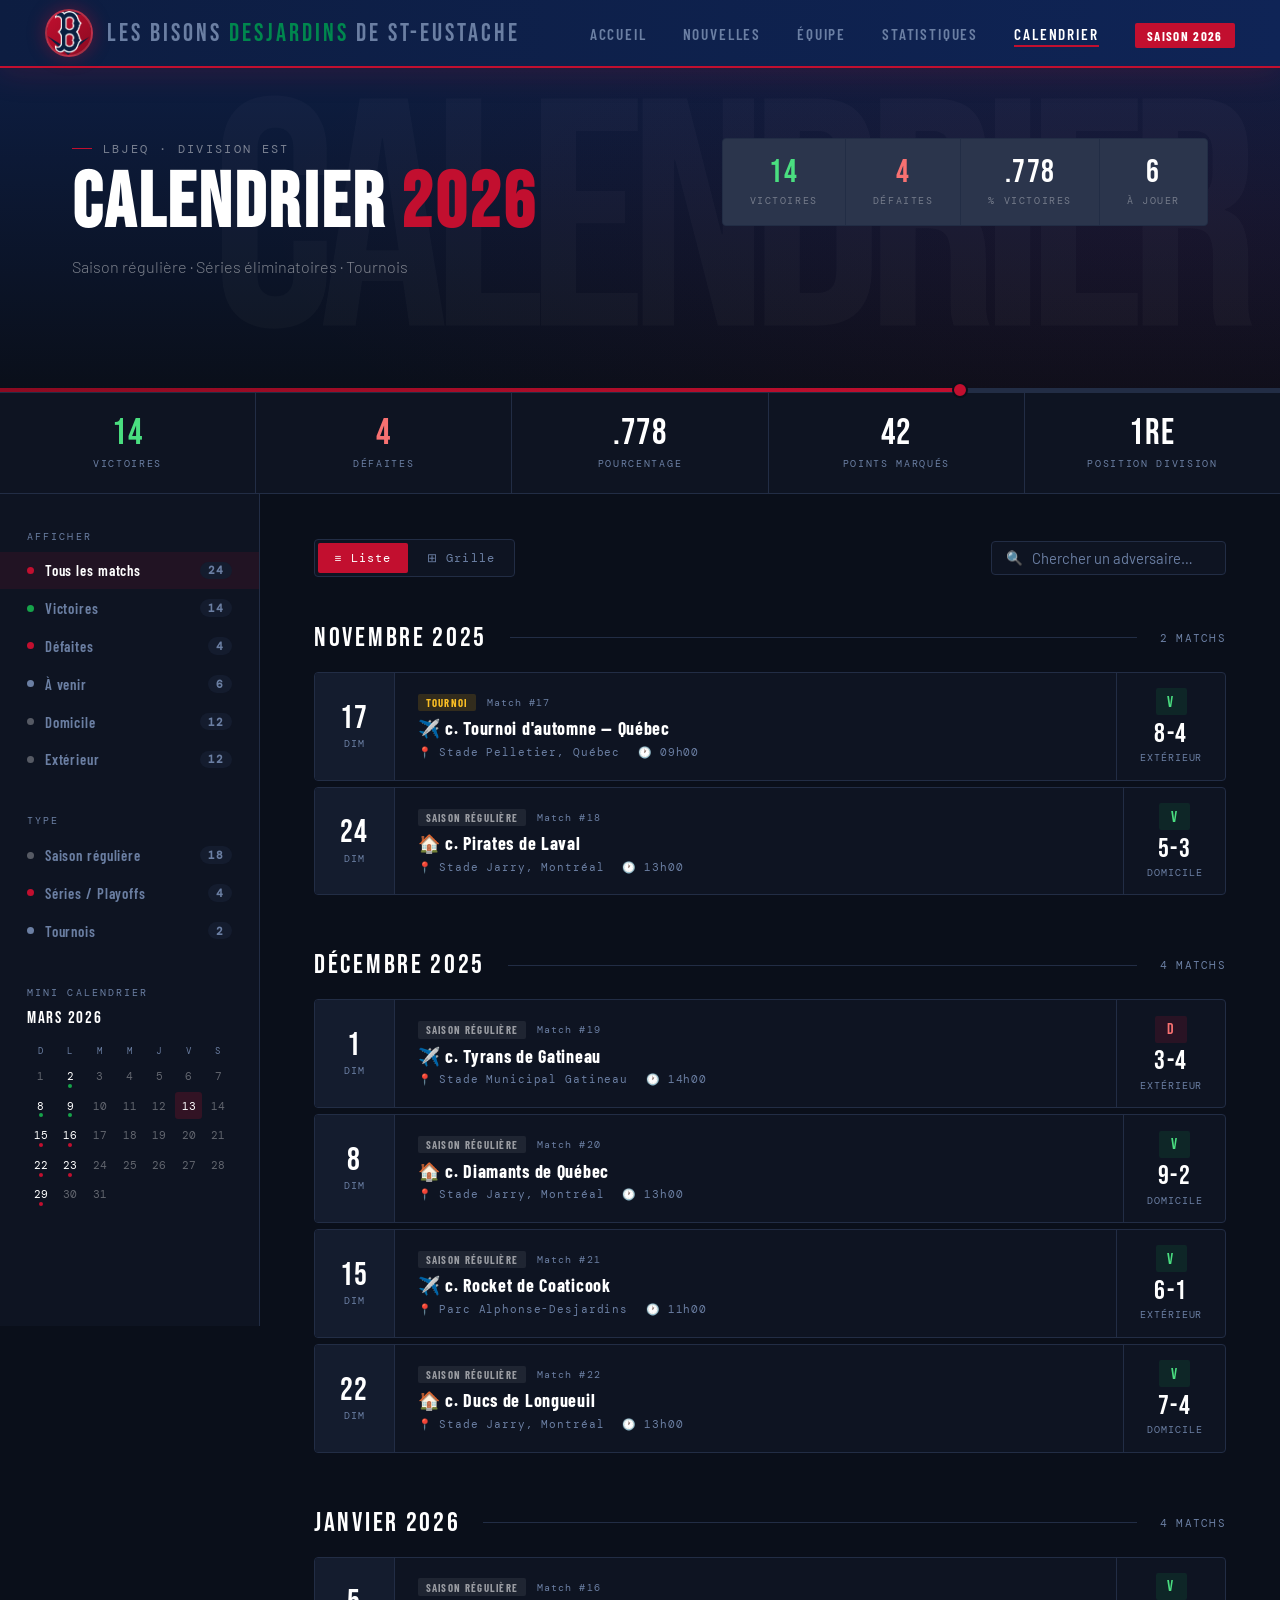
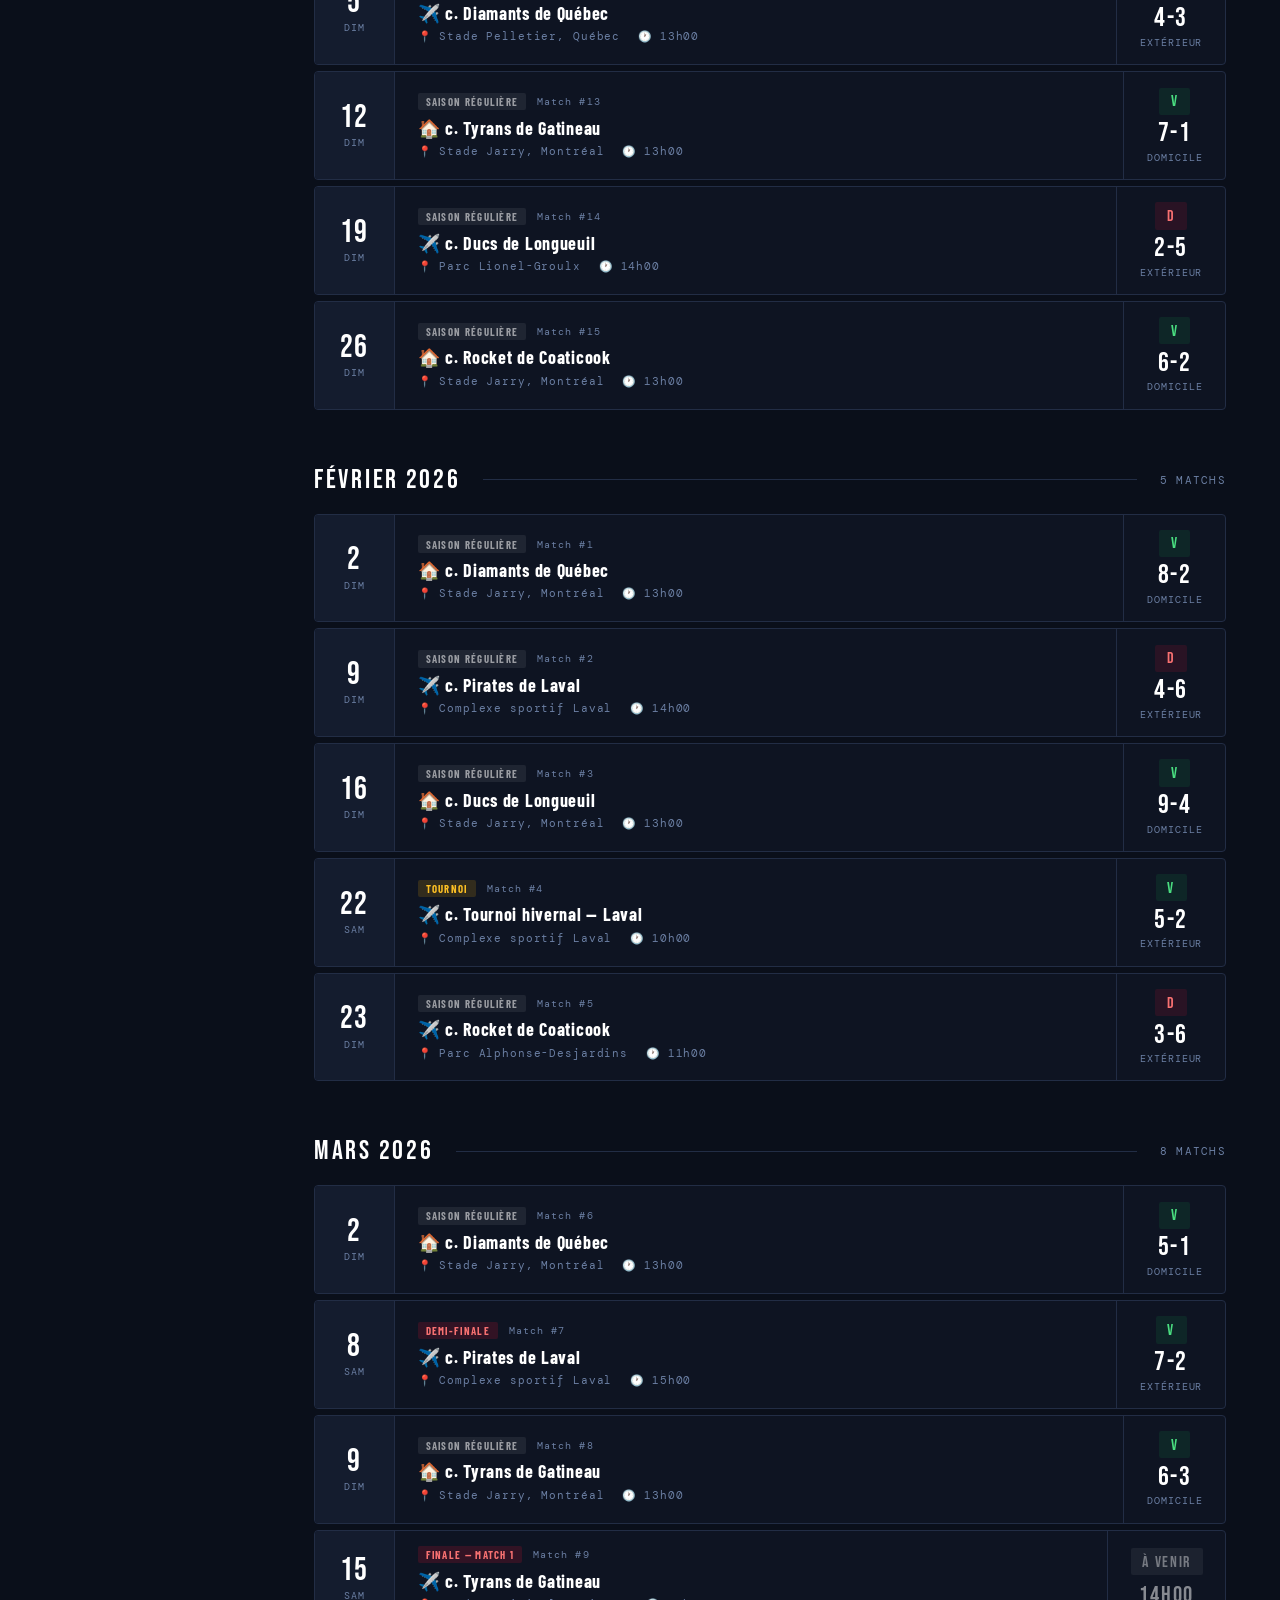
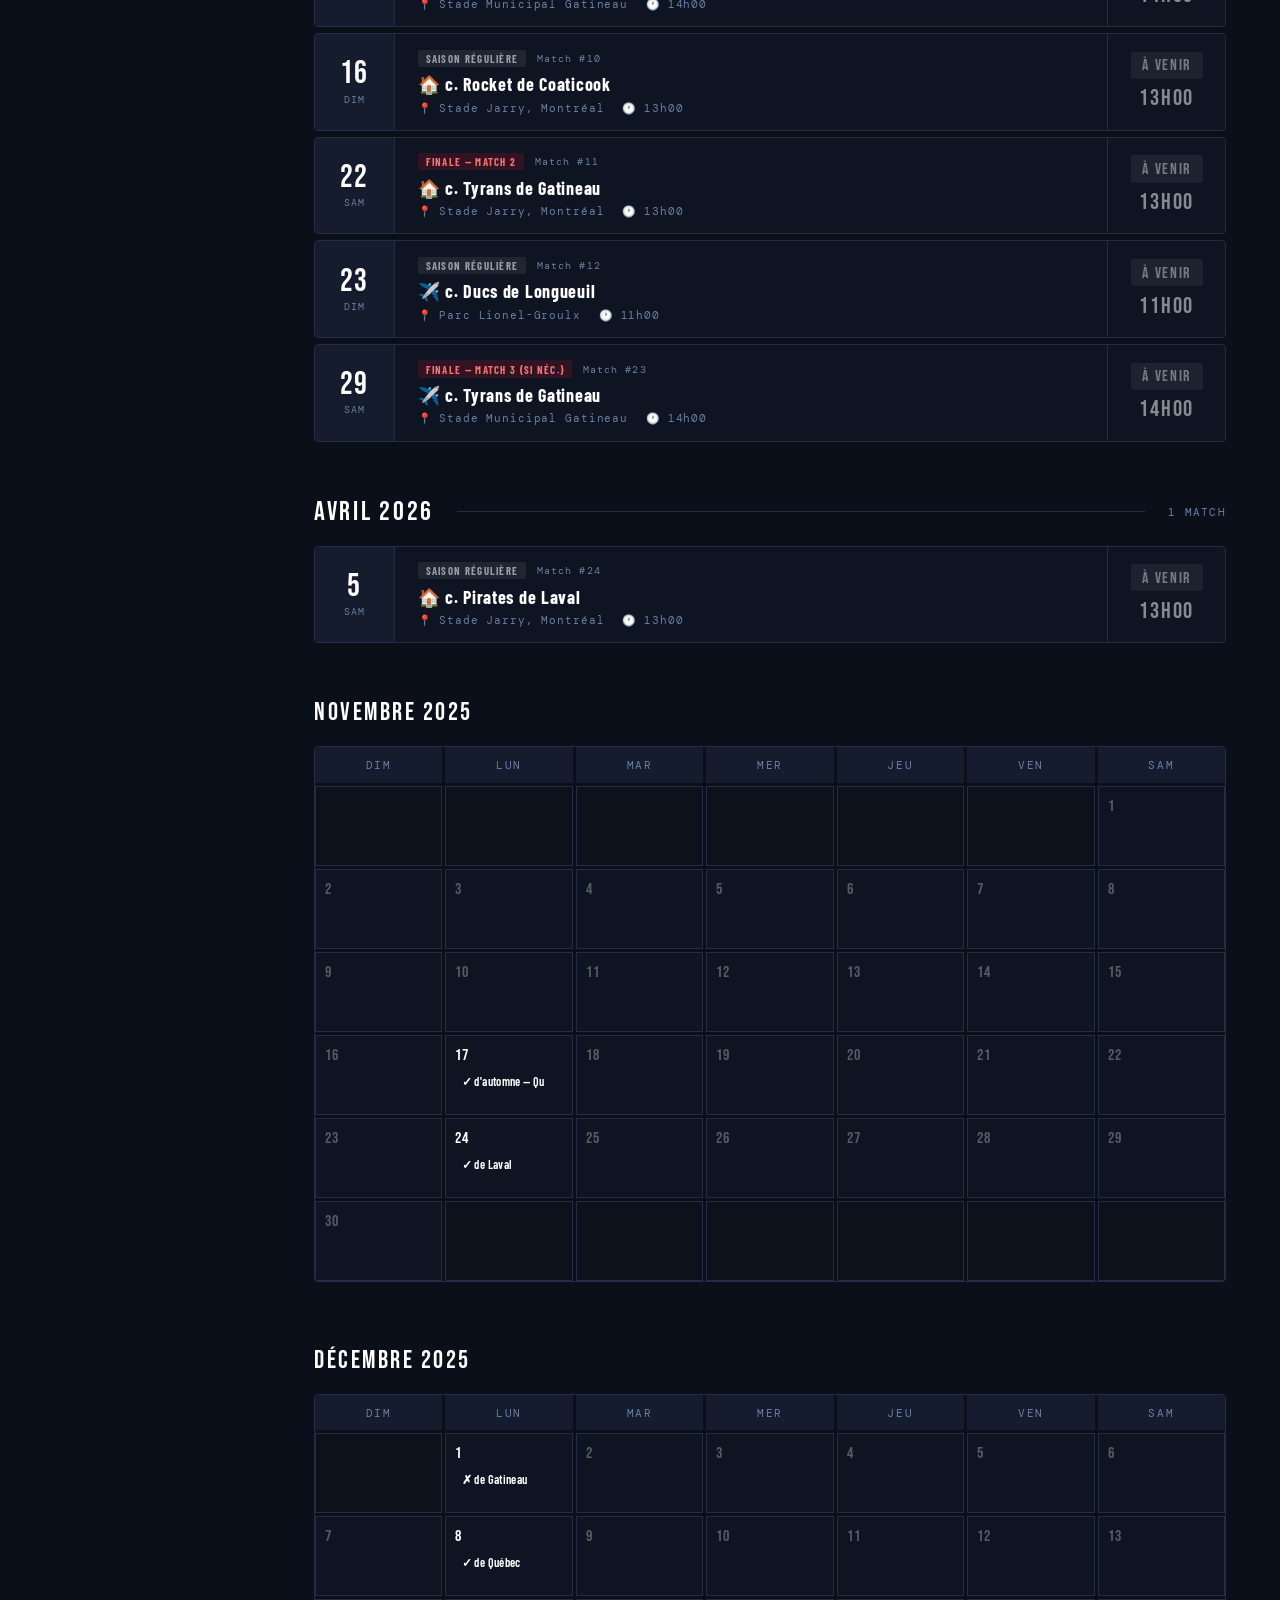
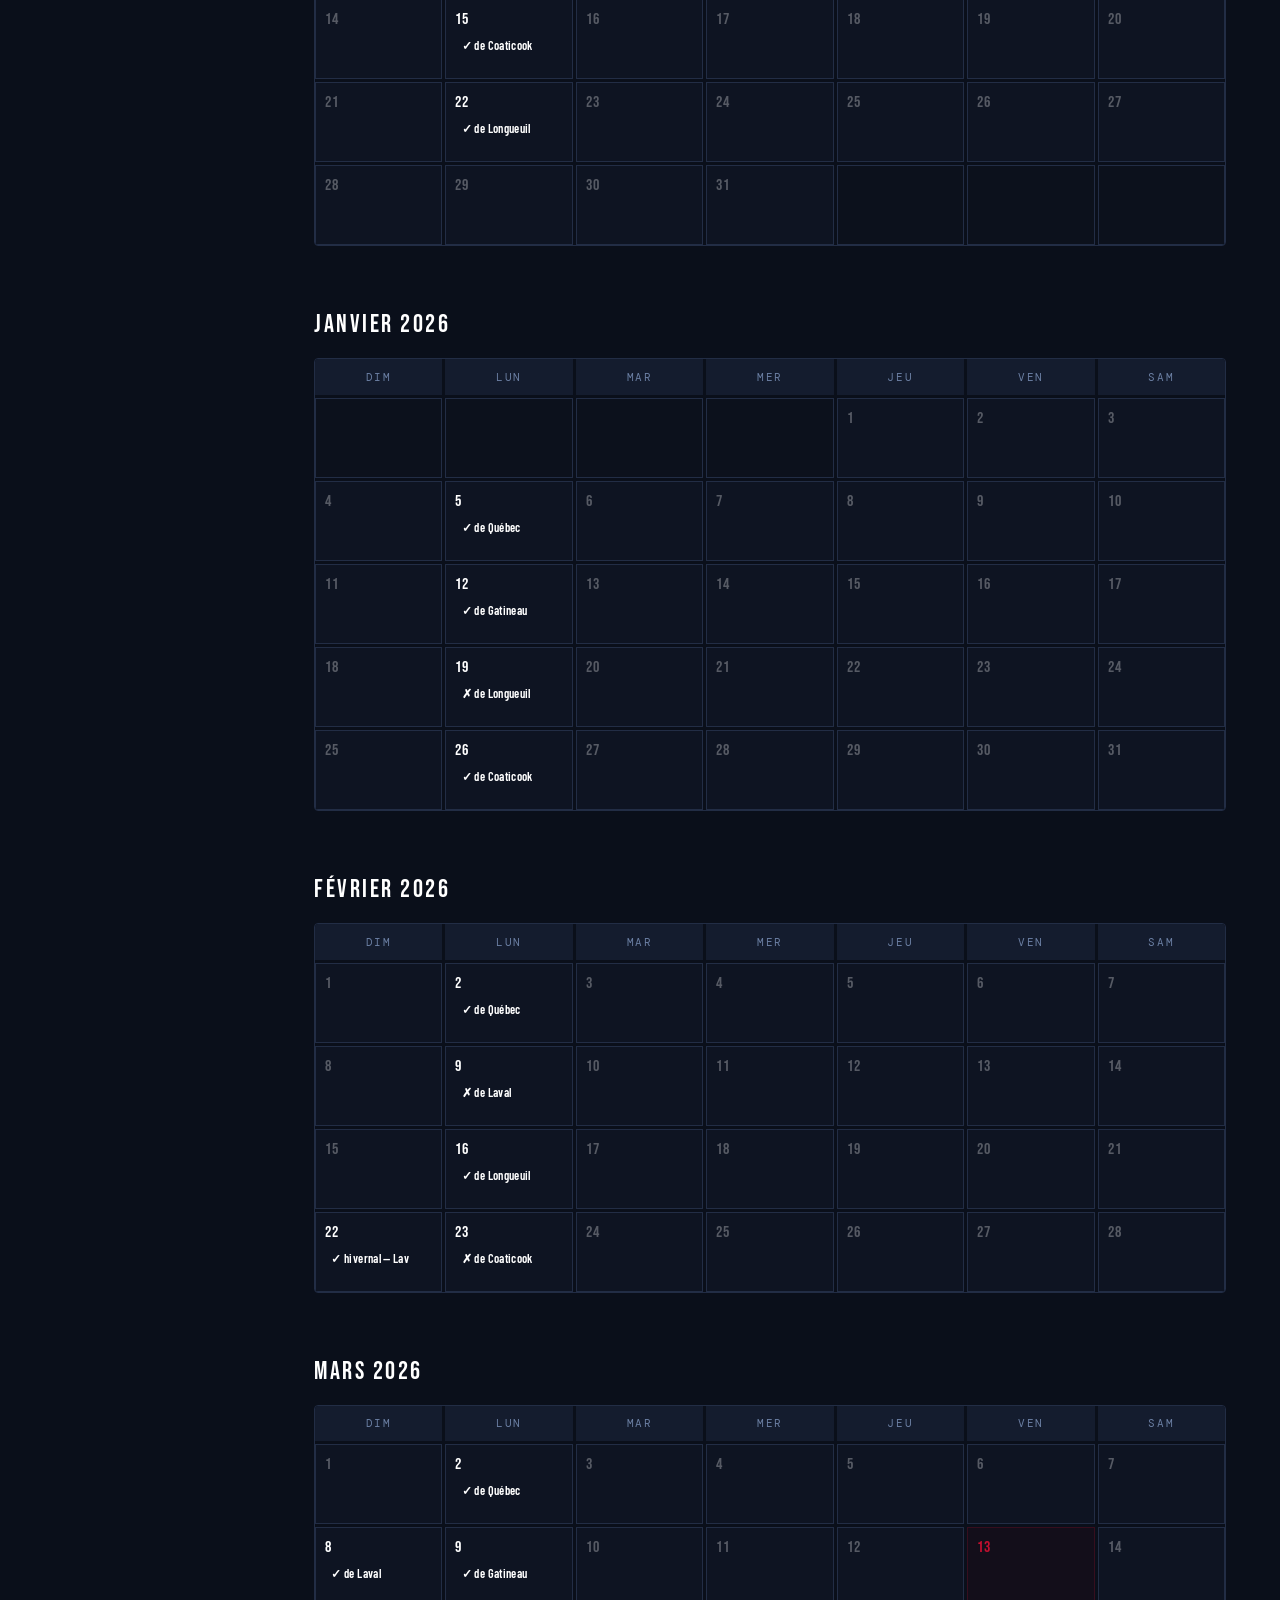
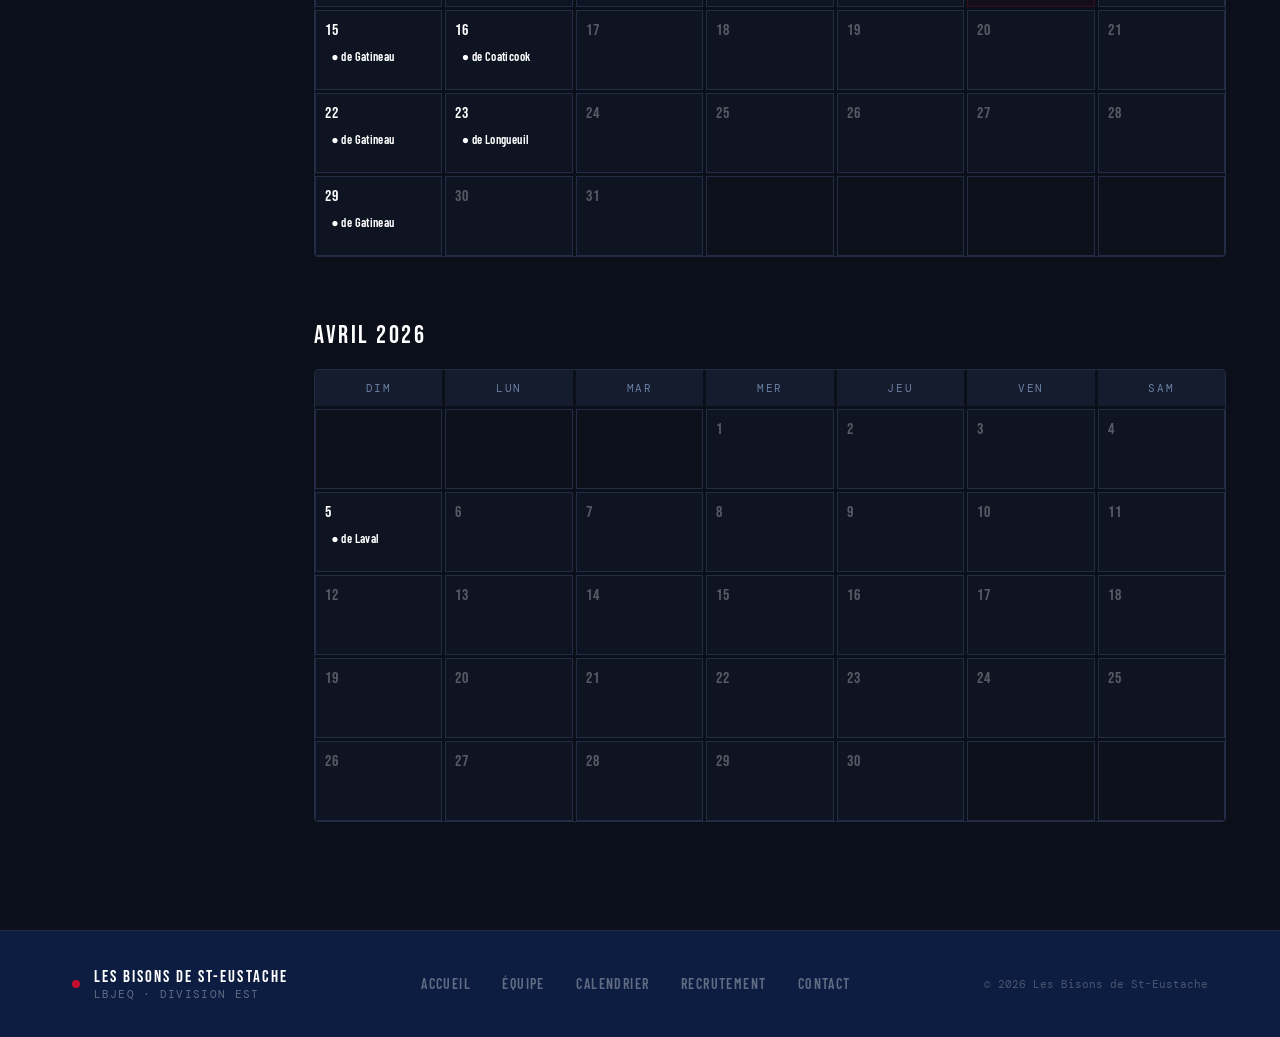
<file: calendrier.html>
<!DOCTYPE html>
<html lang="fr">
<head>
  <meta charset="UTF-8"/>
  <meta name="viewport" content="width=device-width, initial-scale=1.0"/>
  <title>Calendrier 2026 — Les Bisons de St-Eustache</title>
  <link href="https://fonts.googleapis.com/css2?family=Bebas+Neue&family=Barlow+Condensed:wght@300;400;600;700;800&family=Barlow:wght@300;400;500&family=DM+Mono:wght@400;500&display=swap" rel="stylesheet"/>
  <link rel="stylesheet" href="assets/css/app-mobile-first.css">
</head>
<body>

        <!-- ══ NAV ══ -->
        <nav>
            <a href="index.html" class="nav-logo">
                <div class="logo-circle">
                    <img
                        src="assets/images/bisons_logo_no_bg.png"
                        alt="Bisons de St-Eustache"
                    />
                </div>
                <span class="nav-team"
                    >Les Bisons <span class="desjardins">Desjardins</span> de
                    St-Eustache</span
                >
            </a>
            <ul class="nav-links">
                <li><a href="index.html">Accueil</a></li>
                <li><a href="#nouvelles">Nouvelles</a></li>
                <li><a href="#equipe">Équipe</a></li>
                <li><a href="stats.html">Statistiques</a></li>
                <li><a class="active" href="calendrier.html">Calendrier</a></li>
                <li><span class="nav-badge">Saison 2026</span></li>
            </ul>
        </nav>

  <!-- ══ PAGE HEADER ══ -->
  <div class="page-header .cal-header anim d1">
    <div class="page-header-bg">CALENDRIER</div>
    <div class="page-header-inner cal-inner">
      <div>
        <div class="page-eyebrow">LBJEQ · Division Est</div>
        <h1 class="page-title">Calendrier <span>2026</span></h1>
        <p class="page-subtitle">Saison régulière · Séries éliminatoires · Tournois</p>
      </div>
      <div class="header-bilan">
        <div class="bilan-cell win">
          <div class="bilan-val" id="hdr-v">14</div>
          <div class="bilan-label">Victoires</div>
        </div>
        <div class="bilan-cell loss">
          <div class="bilan-val" id="hdr-d">4</div>
          <div class="bilan-label">Défaites</div>
        </div>
        <div class="bilan-cell">
          <div class="bilan-val" id="hdr-pct">.778</div>
          <div class="bilan-label">% Victoires</div>
        </div>
        <div class="bilan-cell">
          <div class="bilan-val" id="hdr-rest">6</div>
          <div class="bilan-label">À jouer</div>
        </div>
      </div>
    </div>
  </div>

  <!-- Barre de progression saison -->
  <div class="season-progress-bar">
    <div class="season-progress-fill" id="seasonFill" style="width:0%"></div>
    <div class="season-progress-marker" id="seasonMarker" style="left:0%"></div>
  </div>

  <!-- ══ BILAN RAPIDE ══ -->
  <div class="bilan-section anim d2">
    <div class="bilan-block win-block">
      <div class="bilan-block-val">14</div>
      <div class="bilan-block-label">Victoires</div>
    </div>
    <div class="bilan-block loss-block">
      <div class="bilan-block-val">4</div>
      <div class="bilan-block-label">Défaites</div>
    </div>
    <div class="bilan-block pct-block">
      <div class="bilan-block-val">.778</div>
      <div class="bilan-block-label">Pourcentage</div>
    </div>
    <div class="bilan-block">
      <div class="bilan-block-val">42</div>
      <div class="bilan-block-label">Points marqués</div>
    </div>
    <div class="bilan-block">
      <div class="bilan-block-val">1re</div>
      <div class="bilan-block-label">Position division</div>
    </div>
  </div>

  <!-- ══ BODY ══ -->
  <div class="page-body">

    <!-- SIDEBAR -->
    <aside class="sidebar anim d3">

      <div class="sidebar-section">
        <div class="sidebar-title">Afficher</div>
        <div class="filter-list">
          <button class="filter-item active" onclick="setFilter('tous', this)">
            <span class="filter-left"><span class="filter-dot blanc"></span>Tous les matchs</span>
            <span class="filter-count" id="fc-tous">24</span>
          </button>
          <button class="filter-item" onclick="setFilter('v', this)">
            <span class="filter-left"><span class="filter-dot vert"></span>Victoires</span>
            <span class="filter-count" id="fc-v">14</span>
          </button>
          <button class="filter-item" onclick="setFilter('d', this)">
            <span class="filter-left"><span class="filter-dot rouge"></span>Défaites</span>
            <span class="filter-count" id="fc-d">4</span>
          </button>
          <button class="filter-item" onclick="setFilter('avenir', this)">
            <span class="filter-left"><span class="filter-dot gris"></span>À venir</span>
            <span class="filter-count" id="fc-avenir">6</span>
          </button>
          <button class="filter-item" onclick="setFilter('domicile', this)">
            <span class="filter-left"><span class="filter-dot blanc"></span>Domicile</span>
            <span class="filter-count" id="fc-dom">12</span>
          </button>
          <button class="filter-item" onclick="setFilter('exterieur', this)">
            <span class="filter-left"><span class="filter-dot blanc"></span>Extérieur</span>
            <span class="filter-count" id="fc-ext">12</span>
          </button>
        </div>
      </div>

      <div class="sidebar-section">
        <div class="sidebar-title">Type</div>
        <div class="filter-list">
          <button class="filter-item" onclick="setFilter('saison', this)">
            <span class="filter-left"><span class="filter-dot blanc"></span>Saison régulière</span>
            <span class="filter-count">18</span>
          </button>
          <button class="filter-item" onclick="setFilter('serie', this)">
            <span class="filter-left"><span class="filter-dot rouge"></span>Séries / Playoffs</span>
            <span class="filter-count">4</span>
          </button>
          <button class="filter-item" onclick="setFilter('tournoi', this)">
            <span class="filter-left"><span class="filter-dot gris"></span>Tournois</span>
            <span class="filter-count">2</span>
          </button>
        </div>
      </div>

      <div class="sidebar-section">
        <div class="sidebar-title">Mini calendrier</div>
        <div class="mini-cal" id="miniCal"></div>
      </div>

    </aside>

    <!-- CONTENU CALENDRIER -->
    <main class="cal-content anim d4">

      <!-- Contrôles vue -->
      <div class="cal-controls">
        <div class="view-toggle">
          <button class="view-btn active" onclick="setView('liste', this)">≡ Liste</button>
          <button class="view-btn" onclick="setView('grille', this)">⊞ Grille</button>
        </div>
        <div class="search-box">
          <span class="search-icon">🔍</span>
          <input type="text" placeholder="Chercher un adversaire…" id="searchInput" oninput="handleSearch()"/>
        </div>
      </div>

      <!-- VUE LISTE -->
      <div id="view-liste"></div>

      <!-- VUE GRILLE -->
      <div id="view-grille"></div>

    </main>
  </div>

<!-- ══ FOOTER ══ -->
  <footer class="footer-compact">
    <div class="footer-id">
      <div class="footer-dot"></div>
      <div>
        <div class="footer-name">Les Bisons de St-Eustache</div>
        <div class="footer-sub">LBJEQ · DIVISION EST</div>
      </div>
    </div>
    <div class="footer-links">
      <a href="index.html">Accueil</a>
      <a href="index.html#equipe">Équipe</a>
      <a href="index.html#calendrier">Calendrier</a>
      <a href="index.html#recrutement">Recrutement</a>
      <a href="#">Contact</a>
    </div>
    <div class="footer-copy">© 2026 Les Bisons de St-Eustache</div>
  </footer>

  <script>
  // ═══════════════════════════════════════════════════════════
  //  DONNÉES
  // ═══════════════════════════════════════════════════════════
  const matchs = [
    // Février
    { id:1,  date:'2026-02-02', jour:'Dim', type:'saison',  lieu:'domicile',  adv:'Diamants de Québec',     score:'8-2',  res:'v', heure:'13h00', terrain:'Stade Jarry, Montréal' },
    { id:2,  date:'2026-02-09', jour:'Dim', type:'saison',  lieu:'exterieur', adv:'Pirates de Laval',       score:'4-6',  res:'d', heure:'14h00', terrain:'Complexe sportif Laval' },
    { id:3,  date:'2026-02-16', jour:'Dim', type:'saison',  lieu:'domicile',  adv:'Ducs de Longueuil',     score:'9-4',  res:'v', heure:'13h00', terrain:'Stade Jarry, Montréal' },
    { id:4,  date:'2026-02-22', jour:'Sam', type:'tournoi', lieu:'exterieur', adv:'Tournoi hivernal — Laval', score:'5-2', res:'v', heure:'10h00', terrain:'Complexe sportif Laval' },
    { id:5,  date:'2026-02-23', jour:'Dim', type:'saison',  lieu:'exterieur', adv:'Rocket de Coaticook',  score:'3-6',  res:'d', heure:'11h00', terrain:'Parc Alphonse-Desjardins' },
    // Mars
    { id:6,  date:'2026-03-02', jour:'Dim', type:'saison',  lieu:'domicile',  adv:'Diamants de Québec',     score:'5-1',  res:'v', heure:'13h00', terrain:'Stade Jarry, Montréal' },
    { id:7,  date:'2026-03-08', jour:'Sam', type:'serie',   lieu:'exterieur', adv:'Pirates de Laval',       score:'7-2',  res:'v', heure:'15h00', terrain:'Complexe sportif Laval', note:'Demi-finale' },
    { id:8,  date:'2026-03-09', jour:'Dim', type:'saison',  lieu:'domicile',  adv:'Tyrans de Gatineau',     score:'6-3',  res:'v', heure:'13h00', terrain:'Stade Jarry, Montréal' },
    { id:9,  date:'2026-03-15', jour:'Sam', type:'serie',   lieu:'exterieur', adv:'Tyrans de Gatineau',     score:'',     res:'avenir', heure:'14h00', terrain:'Stade Municipal Gatineau', note:'Finale — Match 1' },
    { id:10, date:'2026-03-16', jour:'Dim', type:'saison',  lieu:'domicile',  adv:'Rocket de Coaticook',  score:'',     res:'avenir', heure:'13h00', terrain:'Stade Jarry, Montréal' },
    { id:11, date:'2026-03-22', jour:'Sam', type:'serie',   lieu:'domicile',  adv:'Tyrans de Gatineau',     score:'',     res:'avenir', heure:'13h00', terrain:'Stade Jarry, Montréal', note:'Finale — Match 2' },
    { id:12, date:'2026-03-23', jour:'Dim', type:'saison',  lieu:'exterieur', adv:'Ducs de Longueuil',     score:'',     res:'avenir', heure:'11h00', terrain:'Parc Lionel-Groulx' },
    // Saison régulière passée (ajouts pour remplir le calendrier)
    { id:13, date:'2026-01-12', jour:'Dim', type:'saison',  lieu:'domicile',  adv:'Tyrans de Gatineau',     score:'7-1',  res:'v', heure:'13h00', terrain:'Stade Jarry, Montréal' },
    { id:14, date:'2026-01-19', jour:'Dim', type:'saison',  lieu:'exterieur', adv:'Ducs de Longueuil',     score:'2-5',  res:'d', heure:'14h00', terrain:'Parc Lionel-Groulx' },
    { id:15, date:'2026-01-26', jour:'Dim', type:'saison',  lieu:'domicile',  adv:'Rocket de Coaticook',  score:'6-2',  res:'v', heure:'13h00', terrain:'Stade Jarry, Montréal' },
    { id:16, date:'2026-01-05', jour:'Dim', type:'saison',  lieu:'exterieur', adv:'Diamants de Québec',     score:'4-3',  res:'v', heure:'13h00', terrain:'Stade Pelletier, Québec' },
    { id:17, date:'2025-11-17', jour:'Dim', type:'tournoi', lieu:'exterieur', adv:'Tournoi d\'automne — Québec', score:'8-4', res:'v', heure:'09h00', terrain:'Stade Pelletier, Québec' },
    { id:18, date:'2025-11-24', jour:'Dim', type:'saison',  lieu:'domicile',  adv:'Pirates de Laval',       score:'5-3',  res:'v', heure:'13h00', terrain:'Stade Jarry, Montréal' },
    { id:19, date:'2025-12-01', jour:'Dim', type:'saison',  lieu:'exterieur', adv:'Tyrans de Gatineau',     score:'3-4',  res:'d', heure:'14h00', terrain:'Stade Municipal Gatineau' },
    { id:20, date:'2025-12-08', jour:'Dim', type:'saison',  lieu:'domicile',  adv:'Diamants de Québec',     score:'9-2',  res:'v', heure:'13h00', terrain:'Stade Jarry, Montréal' },
    { id:21, date:'2025-12-15', jour:'Dim', type:'saison',  lieu:'exterieur', adv:'Rocket de Coaticook',  score:'6-1',  res:'v', heure:'11h00', terrain:'Parc Alphonse-Desjardins' },
    { id:22, date:'2025-12-22', jour:'Dim', type:'saison',  lieu:'domicile',  adv:'Ducs de Longueuil',     score:'7-4',  res:'v', heure:'13h00', terrain:'Stade Jarry, Montréal' },
    { id:23, date:'2026-03-29', jour:'Sam', type:'serie',   lieu:'exterieur', adv:'Tyrans de Gatineau',     score:'',     res:'avenir', heure:'14h00', terrain:'Stade Municipal Gatineau', note:'Finale — Match 3 (si néc.)' },
    { id:24, date:'2026-04-05', jour:'Sam', type:'saison',  lieu:'domicile',  adv:'Pirates de Laval',       score:'',     res:'avenir', heure:'13h00', terrain:'Stade Jarry, Montréal' },
  ];

  // trier par date
  matchs.sort((a,b) => new Date(a.date) - new Date(b.date));

  // ═══════════════════════════════════════════════════════════
  //  ÉTAT
  // ═══════════════════════════════════════════════════════════
  let activeFilter = 'tous';
  let activeView   = 'liste';
  let searchTerm   = '';

  const TODAY = '2026-03-13'; // date de référence

  // ═══════════════════════════════════════════════════════════
  //  FILTRAGE
  // ═══════════════════════════════════════════════════════════
  function filteredMatchs() {
    return matchs.filter(m => {
      const search = searchTerm.toLowerCase();
      if (search && !m.adv.toLowerCase().includes(search)) return false;
      if (activeFilter === 'tous')      return true;
      if (activeFilter === 'v')         return m.res === 'v';
      if (activeFilter === 'd')         return m.res === 'd';
      if (activeFilter === 'avenir')    return m.res === 'avenir';
      if (activeFilter === 'domicile')  return m.lieu === 'domicile';
      if (activeFilter === 'exterieur') return m.lieu === 'exterieur';
      if (activeFilter === 'saison')    return m.type === 'saison';
      if (activeFilter === 'serie')     return m.type === 'serie';
      if (activeFilter === 'tournoi')   return m.type === 'tournoi';
      return true;
    });
  }

  // ═══════════════════════════════════════════════════════════
  //  HELPERS
  // ═══════════════════════════════════════════════════════════
  function monthKey(dateStr) {
    const d = new Date(dateStr); 
    return `${d.getFullYear()}-${String(d.getMonth()+1).padStart(2,'0')}`;
  }

  function monthLabel(key) {
    const [y, m] = key.split('-');
    const months = ['Janvier','Février','Mars','Avril','Mai','Juin',
                    'Juillet','Août','Septembre','Octobre','Novembre','Décembre'];
    return `${months[parseInt(m)-1]} ${y}`;
  }

  function dayNum(dateStr) { return new Date(dateStr).getDate(); }

  function typeClass(type) {
    return { saison:'badge-saison', serie:'badge-serie', demi:'badge-demi',
             finale:'badge-finale', pratique:'badge-pratique', tournoi:'badge-tournoi' }[type] || 'badge-saison';
  }

  function typeLabel(type, note) {
    if (note) return note;
    return { saison:'Saison régulière', serie:'Séries', tournoi:'Tournoi' }[type] || type;
  }

  function lieuIcon(lieu) { return lieu === 'domicile' ? '🏠' : '✈️'; }

  // ═══════════════════════════════════════════════════════════
  //  RENDU LISTE
  // ═══════════════════════════════════════════════════════════
  function renderListe() {
    const data = filteredMatchs();
    const grouped = {};
    data.forEach(m => {
      const k = monthKey(m.date);
      if (!grouped[k]) grouped[k] = [];
      grouped[k].push(m);
    });

    const months = Object.keys(grouped).sort();
    let html = '';

    if (months.length === 0) {
      html = `<div style="padding:3rem;text-align:center;color:var(--muted);font-family:'DM Mono',monospace;font-size:0.75rem;letter-spacing:0.12em;">Aucun match trouvé</div>`;
    }

    months.forEach(mk => {
      const games = grouped[mk];
      html += `<div class="month-block">
        <div class="month-header">
          <span class="month-name">${monthLabel(mk)}</span>
          <div class="month-line"></div>
          <span class="month-count">${games.length} match${games.length>1?'s':''}</span>
        </div>`;

      games.forEach(m => {
        const isToday = m.date === TODAY;
        const cardClass = isToday ? 'today-game' : m.res;
        let resultHtml = '';
        if (m.res === 'v') {
          resultHtml = `<div class="result-pill v">V</div><div class="game-score-display">${m.score}</div><div class="game-score-sub">${m.lieu === 'domicile' ? 'Domicile' : 'Extérieur'}</div>`;
        } else if (m.res === 'd') {
          resultHtml = `<div class="result-pill d">D</div><div class="game-score-display">${m.score}</div><div class="game-score-sub">${m.lieu === 'domicile' ? 'Domicile' : 'Extérieur'}</div>`;
        } else if (isToday) {
          resultHtml = `<div class="result-pill today">EN COURS</div><div class="game-time">${m.heure}</div>`;
        } else {
          resultHtml = `<div class="result-pill avenir">À venir</div><div class="game-time">${m.heure}</div>`;
        }

        html += `<div class="game-card ${cardClass}">
          <div class="game-date-col">
            <div class="game-day-num">${dayNum(m.date)}</div>
            <div class="game-day-name">${m.jour}</div>
          </div>
          <div class="game-info-col">
            <div class="game-meta-row">
              <span class="game-type-badge ${typeClass(m.type)}">${typeLabel(m.type, m.note||null)}</span>
              <span class="game-num">Match #${m.id}</span>
            </div>
            <div class="game-vs">${lieuIcon(m.lieu)} c. ${m.adv}</div>
            <div class="game-details-row">
              <span class="game-detail">📍 ${m.terrain}</span>
              <span class="game-detail">🕐 ${m.heure}</span>
            </div>
          </div>
          <div class="game-result-col">${resultHtml}</div>
        </div>`;
      });

      html += `</div>`;
    });

    document.getElementById('view-liste').innerHTML = html;
  }

  // ═══════════════════════════════════════════════════════════
  //  RENDU GRILLE MENSUELLE
  // ═══════════════════════════════════════════════════════════
  function renderGrille() {
    const data = filteredMatchs();
    const gamesByDate = {};
    data.forEach(m => { gamesByDate[m.date] = m; });

    // Mois à afficher : tous les mois de la saison
    const allMonths = [...new Set(matchs.map(m => monthKey(m.date)))].sort();
    const JOURS = ['Dim','Lun','Mar','Mer','Jeu','Ven','Sam'];
    let html = '';

    allMonths.forEach(mk => {
      const [y, mo] = mk.split('-').map(Number);
      const firstDay = new Date(y, mo-1, 1).getDay();
      const daysInMonth = new Date(y, mo, 0).getDate();

      html += `<div class="grid-month">
        <div class="grid-month-title">${monthLabel(mk)}</div>
        <div class="cal-grid">`;

      JOURS.forEach(j => { html += `<div class="cal-dow-header">${j}</div>`; });

      // cases vides de début
      for (let i=0; i<firstDay; i++) {
        html += `<div class="cal-cell empty"></div>`;
      }

      for (let d=1; d<=daysInMonth; d++) {
        const dateStr = `${y}-${String(mo).padStart(2,'0')}-${String(d).padStart(2,'0')}`;
        const game = gamesByDate[dateStr];
        const isToday = dateStr === TODAY;
        let cls = '';
        if (isToday) cls += ' today';
        if (game) cls += ' has-game';

        html += `<div class="cal-cell${cls}">
          <div class="cal-cell-day">${d}</div>`;

        if (game) {
          const evCls = isToday ? 'today-ev' : game.res;
          const shortAdv = game.adv.replace(/^.*?\s/, '').substring(0,14);
          html += `<div class="cal-event ${evCls}" title="${game.adv}">${game.res === 'v' ? '✓' : game.res === 'd' ? '✗' : '●'} ${shortAdv}</div>`;
        }

        html += `</div>`;
      }

      // cases vides de fin
      const total = firstDay + daysInMonth;
      const remainder = total % 7;
      if (remainder !== 0) {
        for (let i=0; i<7-remainder; i++) {
          html += `<div class="cal-cell empty"></div>`;
        }
      }

      html += `</div></div>`;
    });

    document.getElementById('view-grille').innerHTML = html;
  }

  // ═══════════════════════════════════════════════════════════
  //  MINI CALENDRIER SIDEBAR (mars 2026)
  // ═══════════════════════════════════════════════════════════
  function renderMiniCal() {
    const y = 2026, mo = 3;
    const firstDay = new Date(y, mo-1, 1).getDay();
    const daysInMonth = new Date(y, mo, 0).getDate();
    const JOURS = ['D','L','M','M','J','V','S'];

    const gamesByDate = {};
    matchs.forEach(m => { gamesByDate[m.date] = m; });

    let html = `<div class="mini-cal-header">
      <span class="mini-cal-month">Mars 2026</span>
    </div>
    <div class="mini-cal-grid">`;

    JOURS.forEach(j => { html += `<div class="mini-cal-dow">${j}</div>`; });
    for (let i=0; i<firstDay; i++) html += `<div class="mini-cal-day empty"></div>`;

    for (let d=1; d<=daysInMonth; d++) {
      const dateStr = `${y}-${String(mo).padStart(2,'0')}-${String(d).padStart(2,'0')}`;
      const game = gamesByDate[dateStr];
      const isToday = dateStr === TODAY;
      let cls = '';
      if (isToday) cls += ' today';
      if (game) { cls += ' has-game'; if (game.res==='v') cls+=' win'; else if(game.res==='d') cls+=' loss'; }
      html += `<div class="mini-cal-day${cls}">${d}</div>`;
    }

    html += `</div>`;
    document.getElementById('miniCal').innerHTML = html;
  }

  // ═══════════════════════════════════════════════════════════
  //  FILTRES & VUES
  // ═══════════════════════════════════════════════════════════
  function setFilter(filter, btn) {
    activeFilter = filter;
    document.querySelectorAll('.filter-item').forEach(b => b.classList.remove('active'));
    btn.classList.add('active');
    renderCurrent();
  }

  function setView(view, btn) {
    activeView = view;
    document.querySelectorAll('.view-btn').forEach(b => b.classList.remove('active'));
    btn.classList.add('active');
    document.getElementById('view-liste').style.display  = view === 'liste'  ? '' : 'none';
    document.getElementById('view-grille').style.display = view === 'grille' ? '' : 'none';
    renderCurrent();
  }

  function handleSearch() {
    searchTerm = document.getElementById('searchInput').value;
    renderCurrent();
  }

  function renderCurrent() {
    if (activeView === 'liste') renderListe();
    else renderGrille();
  }

  // ═══════════════════════════════════════════════════════════
  //  BARRE DE PROGRESSION SAISON
  // ═══════════════════════════════════════════════════════════
  function updateProgress() {
    const joues  = matchs.filter(m => m.res !== 'avenir').length;
    const total  = matchs.length;
    const pct    = Math.round((joues / total) * 100);
    setTimeout(() => {
      document.getElementById('seasonFill').style.width  = pct + '%';
      document.getElementById('seasonMarker').style.left = pct + '%';
    }, 300);
  }

  // ═══════════════════════════════════════════════════════════
  //  INIT
  // ═══════════════════════════════════════════════════════════
  renderListe();
  renderGrille();
  renderMiniCal();
  updateProgress();

  // Comptes sidebar
  document.getElementById('fc-tous').textContent   = matchs.length;
  document.getElementById('fc-v').textContent      = matchs.filter(m=>m.res==='v').length;
  document.getElementById('fc-d').textContent      = matchs.filter(m=>m.res==='d').length;
  document.getElementById('fc-avenir').textContent = matchs.filter(m=>m.res==='avenir').length;
  document.getElementById('fc-dom').textContent    = matchs.filter(m=>m.lieu==='domicile').length;
  document.getElementById('fc-ext').textContent    = matchs.filter(m=>m.lieu==='exterieur').length;
  </script>
        <script src="assets/js/nav.js"></script>
</body>
</html>
</file>
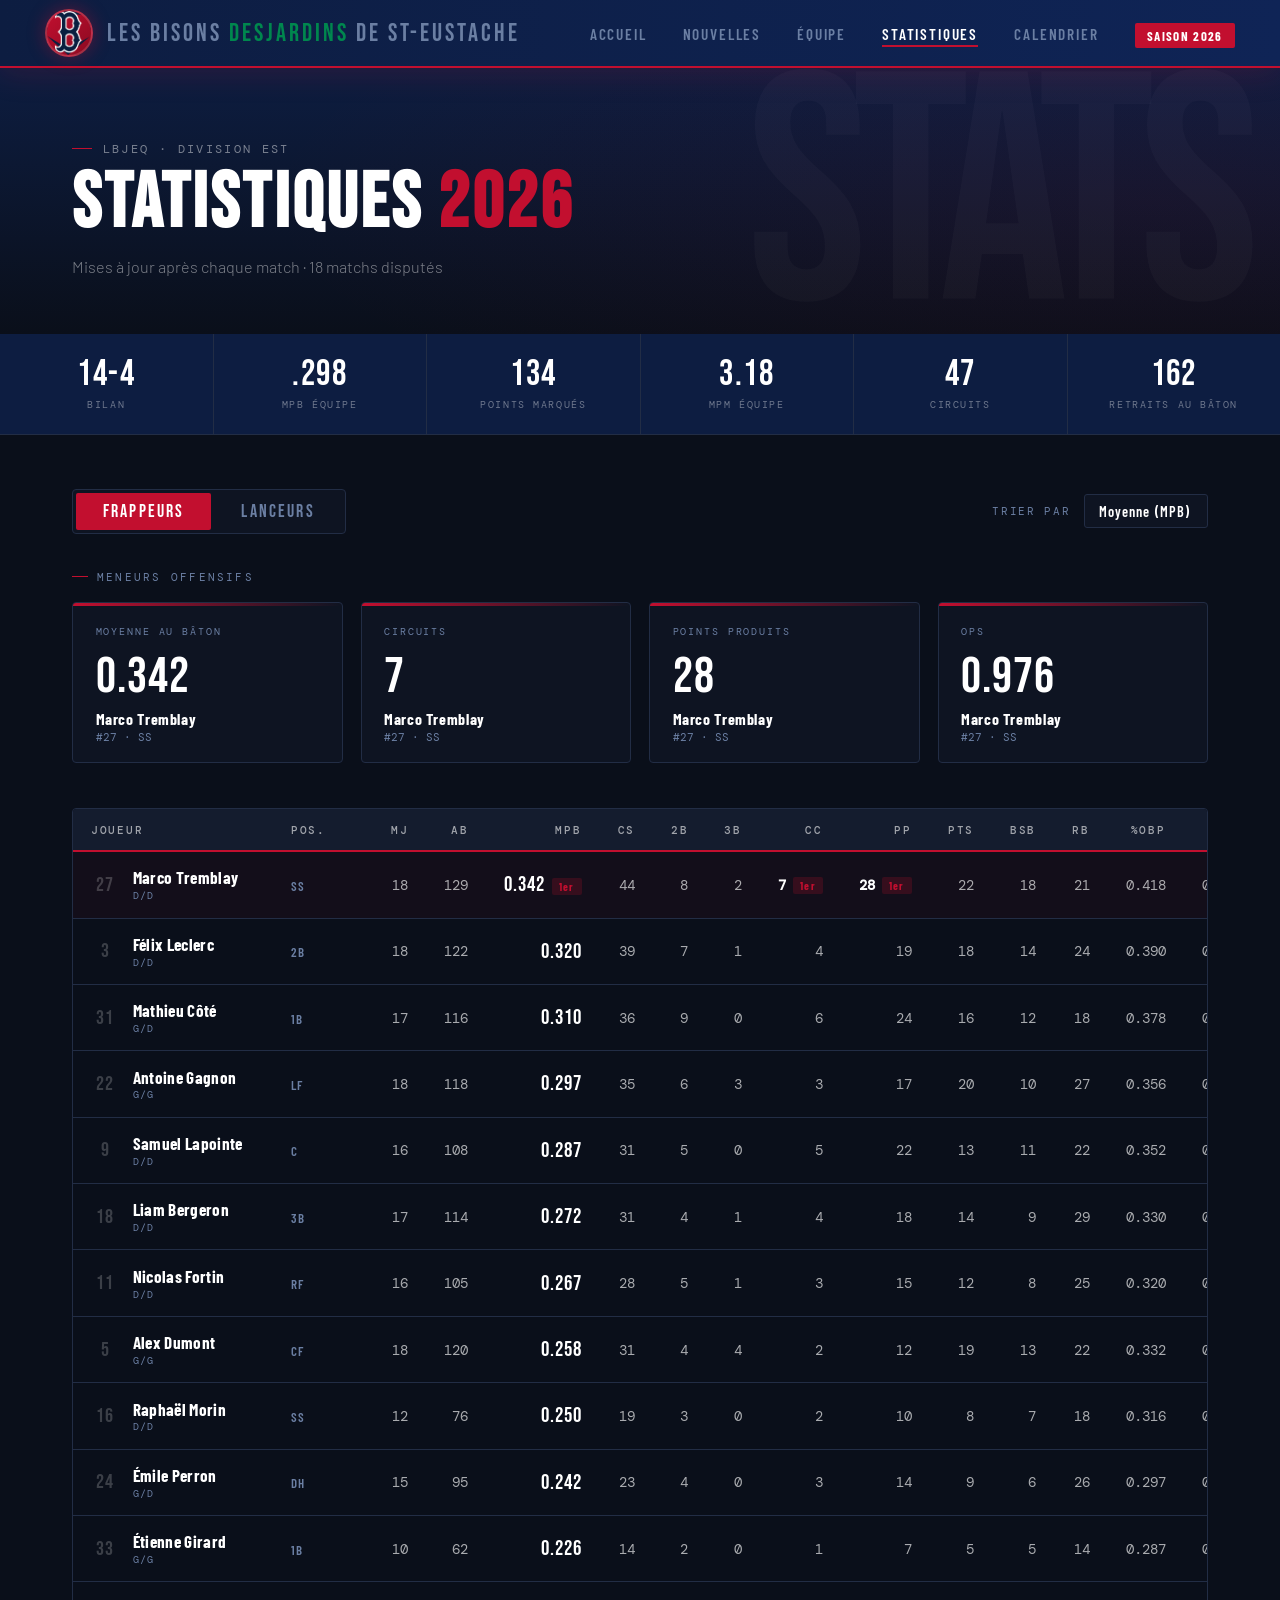
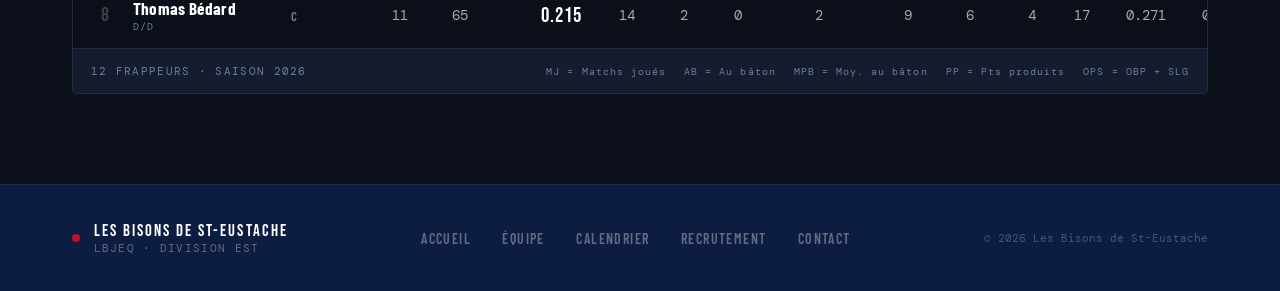
<file: stats.html>
<!DOCTYPE html>
<html lang="fr">
<head>
  <meta charset="UTF-8"/>
  <meta name="viewport" content="width=device-width, initial-scale=1.0"/>
  <title>Statistiques — Les Bisons de St-Eustache</title>
  <link href="https://fonts.googleapis.com/css2?family=Bebas+Neue&family=Barlow+Condensed:wght@300;400;600;700;800&family=Barlow:wght@300;400;500&family=DM+Mono:wght@400;500&display=swap" rel="stylesheet"/>
    <link rel="stylesheet" href="assets/css/app-mobile-first.css">
</head>
<body>

        <!-- ══ NAV ══ -->
        <nav>
            <a href="index.html" class="nav-logo">
                <div class="logo-circle">
                    <img
                        src="assets/images/bisons_logo_no_bg.png"
                        alt="Bisons de St-Eustache"
                    />
                </div>
                <span class="nav-team"
                    >Les Bisons <span class="desjardins">Desjardins</span> de
                    St-Eustache</span
                >
            </a>
            <ul class="nav-links">
                <li><a href="index.html">Accueil</a></li>
                <li><a href="#nouvelles">Nouvelles</a></li>
                <li><a href="#equipe">Équipe</a></li>
                <li><a href="stats.html" class="active">Statistiques</a></li>
                <li><a href="calendrier.html">Calendrier</a></li>
                <li><span class="nav-badge">Saison 2026</span></li>
            </ul>
        </nav>

  <!-- ══ PAGE HEADER ══ -->
  <div class="page-header anim d1">
    <div class="page-header-bg">STATS</div>
    <div class="page-header-inner">
      <div class="page-eyebrow">LBJEQ · Division Est</div>
      <h1 class="page-title">Statistiques <span>2026</span></h1>
      <p class="page-subtitle">Mises à jour après chaque match · 18 matchs disputés</p>
    </div>
  </div>

  <!-- ══ RÉSUMÉ ÉQUIPE ══ -->
  <div class="team-summary anim d2">
    <div class="summary-cell">
      <div class="summary-val">14-4</div>
      <div class="summary-label">Bilan</div>
    </div>
    <div class="summary-cell">
      <div class="summary-val">.298</div>
      <div class="summary-label">MPB équipe</div>
    </div>
    <div class="summary-cell">
      <div class="summary-val">134</div>
      <div class="summary-label">Points marqués</div>
    </div>
    <div class="summary-cell">
      <div class="summary-val">3.18</div>
      <div class="summary-label">MPM équipe</div>
    </div>
    <div class="summary-cell">
      <div class="summary-val">47</div>
      <div class="summary-label">Circuits</div>
    </div>
    <div class="summary-cell">
      <div class="summary-val">162</div>
      <div class="summary-label">Retraits au bâton</div>
    </div>
  </div>

  <!-- ══ CORPS DE PAGE ══ -->
  <div class="stats-page">

    <!-- ════ FRAPPEURS ════════════════════════════════════ -->
    <div class="controls-bar anim d3">
      <div class="tab-group">
        <button class="tab-btn active" onclick="showTab('frappeurs', this)">Frappeurs</button>
        <button class="tab-btn" onclick="showTab('lanceurs', this)">Lanceurs</button>
      </div>
      <div class="controls-right">
        <span class="sort-label">Trier par</span>
        <select class="sort-select" id="sortSelect" onchange="handleSort()">
          <option value="mpb">Moyenne (MPB)</option>
          <option value="cc">Circuits</option>
          <option value="pp">Points produits</option>
          <option value="cs">Coups sûrs</option>
          <option value="mj">Matchs joués</option>
        </select>
      </div>
    </div>

    <!-- ── SECTION FRAPPEURS ── -->
    <div id="section-frappeurs">

      <div class="leaders-section anim d4">
        <div class="leaders-label">Meneurs offensifs</div>
        <div class="leaders-grid" id="leaders-frappeurs">
          <!-- générés par JS -->
        </div>
      </div>

      <div class="table-wrapper anim d4">
        <table id="table-frappeurs">
          <thead>
            <tr>
              <th onclick="sortTable('frappeurs','nom')">Joueur</th>
              <th>Pos.</th>
              <th onclick="sortTable('frappeurs','mj')" title="Matchs joués">MJ</th>
              <th onclick="sortTable('frappeurs','ab')" title="Présences au bâton">AB</th>
              <th onclick="sortTable('frappeurs','mpb')" class="sorted" title="Moyenne au bâton">MPB</th>
              <th onclick="sortTable('frappeurs','cs')" title="Coups sûrs">CS</th>
              <th onclick="sortTable('frappeurs','doubles')" title="Doubles">2B</th>
              <th onclick="sortTable('frappeurs','triples')" title="Triples">3B</th>
              <th onclick="sortTable('frappeurs','cc')" title="Circuits">CC</th>
              <th onclick="sortTable('frappeurs','pp')" title="Points produits">PP</th>
              <th onclick="sortTable('frappeurs','pts')" title="Points marqués">PTS</th>
              <th onclick="sortTable('frappeurs','bsb')" title="Buts sur balles">BSB</th>
              <th onclick="sortTable('frappeurs','rb')" title="Retraits au bâton">RB</th>
              <th onclick="sortTable('frappeurs','obp')" title="Pourcentage sur les buts">%OBP</th>
              <th onclick="sortTable('frappeurs','slg')" title="Puissance (SLG)">SLG</th>
              <th onclick="sortTable('frappeurs','ops')" title="Efficacité offensive (OPS)">OPS</th>
            </tr>
          </thead>
          <tbody id="tbody-frappeurs"></tbody>
        </table>
        <div class="table-footer">
          <span class="table-count" id="count-frappeurs">— joueurs</span>
          <div class="legend">
            <span class="legend-item"><abbr title="Matchs joués">MJ</abbr> = Matchs joués</span>
            <span class="legend-item"><abbr title="Présences au bâton">AB</abbr> = Au bâton</span>
            <span class="legend-item"><abbr title="Moyenne au bâton">MPB</abbr> = Moy. au bâton</span>
            <span class="legend-item"><abbr title="Points produits">PP</abbr> = Pts produits</span>
            <span class="legend-item"><abbr title="On-base plus slugging">OPS</abbr> = OBP + SLG</span>
          </div>
        </div>
      </div>
    </div>

    <!-- ── SECTION LANCEURS ── -->
    <div id="section-lanceurs" style="display:none;">

      <div class="leaders-section anim d4">
        <div class="leaders-label">Meneurs au monticule</div>
        <div class="leaders-grid" id="leaders-lanceurs">
          <!-- générés par JS -->
        </div>
      </div>

      <div class="table-wrapper anim d4">
        <table id="table-lanceurs">
          <thead>
            <tr>
              <th onclick="sortTable('lanceurs','nom')">Joueur</th>
              <th>Lat.</th>
              <th onclick="sortTable('lanceurs','mj')" title="Matchs joués / départs">MJ</th>
              <th onclick="sortTable('lanceurs','dep')" title="Départs">DÉP</th>
              <th onclick="sortTable('lanceurs','v')" title="Victoires">V</th>
              <th onclick="sortTable('lanceurs','d')" title="Défaites">D</th>
              <th onclick="sortTable('lanceurs','mpm')" class="sorted" title="Moyenne de points mérités">MPM</th>
              <th onclick="sortTable('lanceurs','mi')" title="Manches lancées">MI</th>
              <th onclick="sortTable('lanceurs','rb')" title="Retraits au bâton">RB</th>
              <th onclick="sortTable('lanceurs','bsb')" title="Buts sur balles accordés">BSB</th>
              <th onclick="sortTable('lanceurs','cs')" title="Coups sûrs accordés">CS</th>
              <th onclick="sortTable('lanceurs','pm')" title="Points mérités">PM</th>
              <th onclick="sortTable('lanceurs','whip')" title="Marcheurs + frappeurs par manche">WHIP</th>
              <th onclick="sortTable('lanceurs','k9')" title="Retraits au bâton par 9 manches">K/9</th>
              <th onclick="sortTable('lanceurs','sv')" title="Sauvetages">SV</th>
            </tr>
          </thead>
          <tbody id="tbody-lanceurs"></tbody>
        </table>
        <div class="table-footer">
          <span class="table-count" id="count-lanceurs">— lanceurs</span>
          <div class="legend">
            <span class="legend-item"><abbr title="Moyenne de points mérités">MPM</abbr> = Moy. pts mérités</span>
            <span class="legend-item"><abbr title="Manches lancées">MI</abbr> = Manches lancées</span>
            <span class="legend-item"><abbr title="Retraits au bâton">RB</abbr> = Retraits au bâton</span>
            <span class="legend-item"><abbr title="WHIP = marcheurs + coups sûrs / manches">WHIP</abbr> = BB+H / MI</span>
            <span class="legend-item"><abbr title="Sauvetages">SV</abbr> = Sauvetages</span>
          </div>
        </div>
      </div>
    </div>

  </div><!-- /stats-page -->

  <!-- ══ FOOTER ══ -->
  <footer class="footer-compact">
    <div class="footer-id">
      <div class="footer-dot"></div>
      <div>
        <div class="footer-name">Les Bisons de St-Eustache</div>
        <div class="footer-sub">LBJEQ · DIVISION EST</div>
      </div>
    </div>
    <div class="footer-links">
      <a href="index.html">Accueil</a>
      <a href="index.html#equipe">Équipe</a>
      <a href="index.html#calendrier">Calendrier</a>
      <a href="index.html#recrutement">Recrutement</a>
      <a href="#">Contact</a>
    </div>
    <div class="footer-copy">© 2026 Les Bisons de St-Eustache</div>
  </footer>

  <script>
  // ═══════════════════════════════════════════════════════════════
  //  DONNÉES
  // ═══════════════════════════════════════════════════════════════
  const frappeurs = [
    { num:27, nom:'Marco Tremblay',   pos:'SS',  main:'D/D', mj:18, ab:129, mpb:.342, cs:44, doubles:8, triples:2, cc:7, pp:28, pts:22, bsb:18, rb:21, obp:.418, slg:.558, ops:.976 },
    { num:3,  nom:'Félix Leclerc',    pos:'2B',  main:'D/D', mj:18, ab:122, mpb:.320, cs:39, doubles:7, triples:1, cc:4, pp:19, pts:18, bsb:14, rb:24, obp:.390, slg:.467, ops:.857 },
    { num:31, nom:'Mathieu Côté',     pos:'1B',  main:'G/D', mj:17, ab:116, mpb:.310, cs:36, doubles:9, triples:0, cc:6, pp:24, pts:16, bsb:12, rb:18, obp:.378, slg:.500, ops:.878 },
    { num:22, nom:'Antoine Gagnon',   pos:'LF',  main:'G/G', mj:18, ab:118, mpb:.297, cs:35, doubles:6, triples:3, cc:3, pp:17, pts:20, bsb:10, rb:27, obp:.356, slg:.441, ops:.797 },
    { num:9,  nom:'Samuel Lapointe',  pos:'C',   main:'D/D', mj:16, ab:108, mpb:.287, cs:31, doubles:5, triples:0, cc:5, pp:22, pts:13, bsb:11, rb:22, obp:.352, slg:.454, ops:.806 },
    { num:18, nom:'Liam Bergeron',    pos:'3B',  main:'D/D', mj:17, ab:114, mpb:.272, cs:31, doubles:4, triples:1, cc:4, pp:18, pts:14, bsb:9,  rb:29, obp:.330, slg:.421, ops:.751 },
    { num:11, nom:'Nicolas Fortin',   pos:'RF',  main:'D/D', mj:16, ab:105, mpb:.267, cs:28, doubles:5, triples:1, cc:3, pp:15, pts:12, bsb:8,  rb:25, obp:.320, slg:.400, ops:.720 },
    { num:5,  nom:'Alex Dumont',      pos:'CF',  main:'G/G', mj:18, ab:120, mpb:.258, cs:31, doubles:4, triples:4, cc:2, pp:12, pts:19, bsb:13, rb:22, obp:.332, slg:.400, ops:.732 },
    { num:16, nom:'Raphaël Morin',    pos:'SS',  main:'D/D', mj:12, ab:76,  mpb:.250, cs:19, doubles:3, triples:0, cc:2, pp:10, pts:8,  bsb:7,  rb:18, obp:.316, slg:.368, ops:.684 },
    { num:24, nom:'Émile Perron',     pos:'DH',  main:'G/D', mj:15, ab:95,  mpb:.242, cs:23, doubles:4, triples:0, cc:3, pp:14, pts:9,  bsb:6,  rb:26, obp:.297, slg:.368, ops:.665 },
    { num:33, nom:'Étienne Girard',   pos:'1B',  main:'G/G', mj:10, ab:62,  mpb:.226, cs:14, doubles:2, triples:0, cc:1, pp:7,  pts:5,  bsb:5,  rb:14, obp:.287, slg:.306, ops:.593 },
    { num:8,  nom:'Thomas Bédard',    pos:'C',   main:'D/D', mj:11, ab:65,  mpb:.215, cs:14, doubles:2, triples:0, cc:2, pp:9,  pts:6,  bsb:4,  rb:17, obp:.271, slg:.338, ops:.609 },
  ];

  const lanceurs = [
    { num:14, nom:'Xavier Bouchard',  lat:'D', mj:8,  dep:8,  v:6, d:1, mpm:2.14, mi:52.1, rb:61, bsb:14, cs:38, pm:12, whip:0.99, k9:10.5, sv:0 },
    { num:7,  nom:'Olivier Savard',   lat:'G', mj:7,  dep:7,  v:5, d:2, mpm:2.87, mi:44.0, rb:48, bsb:18, cs:37, pm:14, whip:1.25, k9: 9.8, sv:0 },
    { num:19, nom:'Charles Plante',   lat:'D', mj:6,  dep:5,  v:3, d:1, mpm:3.24, mi:33.1, rb:35, bsb:12, cs:30, pm:12, whip:1.26, k9: 9.4, sv:1 },
    { num:41, nom:'Gabriel Roy',      lat:'D', mj:9,  dep:2,  v:2, d:0, mpm:3.55, mi:22.2, rb:28, bsb:10, cs:21, pm: 9, whip:1.37, k9:11.1, sv:3 },
    { num:29, nom:'Tristan Marcoux',  lat:'G', mj:5,  dep:5,  v:2, d:2, mpm:4.10, mi:26.1, rb:29, bsb:15, cs:28, pm:12, whip:1.64, k9: 9.9, sv:0 },
    { num:35, nom:'Alexis Thibault',  lat:'D', mj:8,  dep:0,  v:1, d:1, mpm:4.50, mi:16.0, rb:14, bsb:9,  cs:17, pm: 8, whip:1.63, k9: 7.9, sv:2 },
  ];

  // ═══════════════════════════════════════════════════════════════
  //  ÉTAT DE TRI
  // ═══════════════════════════════════════════════════════════════
  const sortState = {
    frappeurs: { col: 'mpb', asc: false },
    lanceurs:  { col: 'mpm', asc: true  },
  };

  // ═══════════════════════════════════════════════════════════════
  //  RENDU FRAPPEURS
  // ═══════════════════════════════════════════════════════════════
  function renderFrappeurs() {
    const col = sortState.frappeurs.col;
    const asc = sortState.frappeurs.asc;
    const data = [...frappeurs].sort((a,b) => asc ? a[col]-b[col] : b[col]-a[col]);

    // Leaders
    const leaders = [
      { cat:'Moyenne au bâton', key:'mpb', fmt: v => v.toFixed(3) },
      { cat:'Circuits',         key:'cc',  fmt: v => v },
      { cat:'Points produits',  key:'pp',  fmt: v => v },
      { cat:'OPS',              key:'ops', fmt: v => v.toFixed(3) },
    ];
    document.getElementById('leaders-frappeurs').innerHTML = leaders.map(l => {
      const top = [...frappeurs].sort((a,b) => b[l.key]-a[l.key])[0];
      return `<div class="leader-card">
        <div class="leader-cat">${l.cat}</div>
        <div class="leader-val">${l.fmt(top[l.key])}</div>
        <div class="leader-name">${top.nom}</div>
        <div class="leader-num">#${top.num} · ${top.pos}</div>
      </div>`;
    }).join('');

    // Tableau
    const best = {
      mpb: Math.max(...frappeurs.map(f=>f.mpb)),
      cc:  Math.max(...frappeurs.map(f=>f.cc)),
      pp:  Math.max(...frappeurs.map(f=>f.pp)),
      ops: Math.max(...frappeurs.map(f=>f.ops)),
    };

    document.getElementById('tbody-frappeurs').innerHTML = data.map((f, i) => {
      const isTop = f.mpb === best.mpb || f.cc === best.cc || f.pp === best.pp;
      return `<tr class="${i===0 && col==='mpb' ? 'rank-1' : ''}">
        <td>
          <div class="player-cell">
            <span class="player-num">${f.num}</span>
            <div class="player-name-cell">
              <div class="player-name">${f.nom}</div>
              <div class="player-hand">${f.main}</div>
            </div>
          </div>
        </td>
        <td><span class="pos-tag">${f.pos}</span></td>
        <td class="td-mono">${f.mj}</td>
        <td class="td-mono">${f.ab}</td>
        <td class="td-key">${f.mpb.toFixed(3)}${f.mpb===best.mpb?'<span class="rank-badge">1er</span>':''}</td>
        <td class="td-mono">${f.cs}</td>
        <td class="td-mono">${f.doubles}</td>
        <td class="td-mono">${f.triples}</td>
        <td class="td-mono${f.cc===best.cc?' td-highlight':''}">${f.cc}${f.cc===best.cc?'<span class="rank-badge">1er</span>':''}</td>
        <td class="td-mono${f.pp===best.pp?' td-highlight':''}">${f.pp}${f.pp===best.pp?'<span class="rank-badge">1er</span>':''}</td>
        <td class="td-mono">${f.pts}</td>
        <td class="td-mono">${f.bsb}</td>
        <td class="td-mono">${f.rb}</td>
        <td class="td-mono">${f.obp.toFixed(3)}</td>
        <td class="td-mono">${f.slg.toFixed(3)}</td>
        <td class="td-mono${f.ops===best.ops?' td-highlight':''}">${f.ops.toFixed(3)}</td>
      </tr>`;
    }).join('');

    document.getElementById('count-frappeurs').textContent = `${frappeurs.length} frappeurs · saison 2026`;

    // Mettre à jour l'en-tête trié
    document.querySelectorAll('#table-frappeurs thead th').forEach(th => {
      th.classList.remove('sorted','asc');
    });
  }

  // ═══════════════════════════════════════════════════════════════
  //  RENDU LANCEURS
  // ═══════════════════════════════════════════════════════════════
  function renderLanceurs() {
    const col = sortState.lanceurs.col;
    const asc = sortState.lanceurs.asc;
    // Pour MPM et WHIP: le plus bas est meilleur → asc par défaut
    const data = [...lanceurs].sort((a,b) => asc ? a[col]-b[col] : b[col]-a[col]);

    const leaders = [
      { cat:'MPM', key:'mpm', fmt: v => v.toFixed(2), ascending: true },
      { cat:'Victoires', key:'v', fmt: v => v, ascending: false },
      { cat:'Retraits au bâton', key:'rb', fmt: v => v, ascending: false },
      { cat:'WHIP', key:'whip', fmt: v => v.toFixed(2), ascending: true },
    ];
    document.getElementById('leaders-lanceurs').innerHTML = leaders.map(l => {
      const sorted = [...lanceurs].sort((a,b) => l.ascending ? a[l.key]-b[l.key] : b[l.key]-a[l.key]);
      const top = sorted[0];
      return `<div class="leader-card">
        <div class="leader-cat">${l.cat}${l.ascending?' (meilleur)':' (meneur)'}</div>
        <div class="leader-val">${l.fmt(top[l.key])}</div>
        <div class="leader-name">${top.nom}</div>
        <div class="leader-num">#${top.num} · ${top.v}V–${top.d}D</div>
      </div>`;
    }).join('');

    const best = {
      mpm:  Math.min(...lanceurs.map(l=>l.mpm)),
      rb:   Math.max(...lanceurs.map(l=>l.rb)),
      v:    Math.max(...lanceurs.map(l=>l.v)),
      whip: Math.min(...lanceurs.map(l=>l.whip)),
    };

    document.getElementById('tbody-lanceurs').innerHTML = data.map((l, i) => {
      return `<tr class="${i===0 && col==='mpm'?'rank-1':''}">
        <td>
          <div class="player-cell">
            <span class="player-num">${l.num}</span>
            <div class="player-name-cell">
              <div class="player-name">${l.nom}</div>
              <div class="player-hand">Lanceur ${l.lat==='D'?'droitier':'gaucher'}</div>
            </div>
          </div>
        </td>
        <td><span class="pos-tag">${l.lat}</span></td>
        <td class="td-mono">${l.mj}</td>
        <td class="td-mono">${l.dep}</td>
        <td class="td-mono${l.v===best.v?' td-highlight':''}">${l.v}${l.v===best.v?'<span class="rank-badge">1er</span>':''}</td>
        <td class="td-mono">${l.d}</td>
        <td class="td-key">${l.mpm.toFixed(2)}${l.mpm===best.mpm?'<span class="rank-badge">1er</span>':''}</td>
        <td class="td-mono">${l.mi}</td>
        <td class="td-mono${l.rb===best.rb?' td-highlight':''}">${l.rb}${l.rb===best.rb?'<span class="rank-badge">1er</span>':''}</td>
        <td class="td-mono">${l.bsb}</td>
        <td class="td-mono">${l.cs}</td>
        <td class="td-mono">${l.pm}</td>
        <td class="td-mono${l.whip===best.whip?' td-highlight':''}">${l.whip.toFixed(2)}</td>
        <td class="td-mono">${l.k9.toFixed(1)}</td>
        <td class="td-mono">${l.sv}</td>
      </tr>`;
    }).join('');

    document.getElementById('count-lanceurs').textContent = `${lanceurs.length} lanceurs · saison 2026`;
  }

  // ═══════════════════════════════════════════════════════════════
  //  ONGLETS
  // ═══════════════════════════════════════════════════════════════
  function showTab(tab, btn) {
    document.getElementById('section-frappeurs').style.display = tab === 'frappeurs' ? '' : 'none';
    document.getElementById('section-lanceurs').style.display  = tab === 'lanceurs'  ? '' : 'none';
    document.querySelectorAll('.tab-btn').forEach(b => b.classList.remove('active'));
    btn.classList.add('active');

    const sortSelect = document.getElementById('sortSelect');
    if (tab === 'frappeurs') {
      sortSelect.innerHTML = `
        <option value="mpb">Moyenne (MPB)</option>
        <option value="cc">Circuits</option>
        <option value="pp">Points produits</option>
        <option value="cs">Coups sûrs</option>
        <option value="ops">OPS</option>`;
      sortSelect.value = sortState.frappeurs.col;
    } else {
      sortSelect.innerHTML = `
        <option value="mpm">MPM</option>
        <option value="rb">Retraits au bâton</option>
        <option value="v">Victoires</option>
        <option value="mi">Manches lancées</option>
        <option value="whip">WHIP</option>`;
      sortSelect.value = sortState.lanceurs.col;
    }
    currentTab = tab;
  }

  let currentTab = 'frappeurs';

  function handleSort() {
    const val = document.getElementById('sortSelect').value;
    if (currentTab === 'frappeurs') {
      sortState.frappeurs.col = val;
      // MPB et OPS: desc par défaut; circuits, PP, CS: desc
      sortState.frappeurs.asc = false;
      renderFrappeurs();
    } else {
      sortState.lanceurs.col = val;
      // MPM et WHIP: asc (plus petit = meilleur); autres: desc
      sortState.lanceurs.asc = val === 'mpm' || val === 'whip';
      renderLanceurs();
    }
  }

  function sortTable(section, col) {
    if (section === 'frappeurs') {
      if (sortState.frappeurs.col === col) {
        sortState.frappeurs.asc = !sortState.frappeurs.asc;
      } else {
        sortState.frappeurs.col = col;
        sortState.frappeurs.asc = (col === 'nom');
      }
      renderFrappeurs();
    } else {
      if (sortState.lanceurs.col === col) {
        sortState.lanceurs.asc = !sortState.lanceurs.asc;
      } else {
        sortState.lanceurs.col = col;
        sortState.lanceurs.asc = col === 'mpm' || col === 'whip' || col === 'nom';
      }
      renderLanceurs();
    }
  }

  // ═══════════════════════════════════════════════════════════════
  //  INIT
  // ═══════════════════════════════════════════════════════════════
  renderFrappeurs();
  renderLanceurs();
  </script>
        <script src="assets/js/nav.js"></script>
</body>
</html>
</file>
<file: assets/css/app-mobile-first.css>
/*
 * ═══════════════════════════════════════════════════════════════════
 *  Les Bisons de St-Eustache — Feuille de styles principale
 *  Couvre : index.html · stats.html · calendrier.html
 *
 *  Approche : MOBILE-FIRST
 *  Les styles de base ciblent les petits écrans (< 512px).
 *  Les media queries élargissent la mise en page progressivement :
 *    @media (min-width: 512px)   — petits téléphones / paysage
 *    @media (min-width: 792px)   — tablettes
 *    @media (min-width: 992px)   — tablettes larges
 *    @media (min-width: 1084px)  — bureau
 *
 *  Polices requises (Google Fonts) :
 *  Bebas Neue · Barlow Condensed 300/400/600/700/800
 *  Barlow 300/400/500 · DM Mono 400/500
 *
 *  <link href="https://fonts.googleapis.com/css2?family=Bebas+Neue
 *    &family=Barlow+Condensed:wght@300;400;600;700;800
 *    &family=Barlow:wght@300;400;500
 *    &family=DM+Mono:wght@400;500&display=swap" rel="stylesheet"/>
 * ═══════════════════════════════════════════════════════════════════
 */


/* ════════════════════════════════════════════════════════════════
   1. DESIGN TOKENS — variables CSS
   ════════════════════════════════════════════════════════════════ */
:root {
    --rouge:         #c20f2f;
    --rouge-sombre:  #8c0a21;
    --marine:        #0d1d41;
    --blanc:         #ffffff;
    --gris-fonce:    #0a0f1a;
    --gris-moyen:    #111827;
    --surface:       #0e1422;
    --surface2:      #141c2e;
    --bord:          #222d45;
    --muted:         #6b7fa3;
    --vert:          #16a34a;
    --vert-bg:       rgba(22, 163, 74, 0.12);
    --vert-text:     #4ade80;
    --rouge-bg:      rgba(194, 15, 47, 0.15);
    --rouge-text:    #f87171;
    --desjardins:    #00874e;
}


/* ════════════════════════════════════════════════════════════════
   2. RESET & BASE
   ════════════════════════════════════════════════════════════════ */
*,
*::before,
*::after {
    box-sizing: border-box;
    margin: 0;
    padding: 0;
}

html {
    scroll-behavior: smooth;    
    font-size: 18px;
}

body {
    font-family: "Barlow", sans-serif;
    background: var(--gris-fonce);
    color: var(--blanc);
    overflow-x: hidden;
    min-height: 100vh;
}


/* ════════════════════════════════════════════════════════════════
   3. NAVIGATION
   ════════════════════════════════════════════════════════════════ */
nav {
    position: sticky;
    top: 0;
    z-index: 200;
    background: linear-gradient(90deg, var(--marine) 0%, #0f2456 100%);
    border-bottom: 2px solid var(--rouge);
    display: flex;
    align-items: center;
    justify-content: space-between;
    padding: 0 1rem;         /* mobile : padding réduit */
    height: 68px;
    box-shadow: 0 4px 32px rgba(194, 15, 47, 0.18);
    transition:
        height 0.3s cubic-bezier(0.16, 1, 0.3, 1),
        box-shadow 0.3s ease,
        background 0.3s ease,
        padding 0.3s ease;
}

@media (min-width: 792px) {
    nav {
        padding: 0 1.5rem;
    }
}

@media (min-width: 1084px) {
    nav {
        padding: 0 2.5rem;
    }
}

.nav-logo {
    display: flex;
    align-items: center;
    gap: 0.75rem;
    text-decoration: none;
}

.nav-logo,
.nav-logo:visited {
    color: var(--muted);
}

.logo-circle img {
    width: 48px;
    height: 48px;
    border-radius: 50%;
    background: linear-gradient(135deg, var(--rouge) 0%, var(--rouge-sombre) 100%);
    border: 2px solid rgba(255, 255, 255, 0.15);
    display: flex;
    align-items: center;
    justify-content: center;
    font-family: "Bebas Neue", sans-serif;
    font-size: 1.05rem;
    letter-spacing: 0.04em;
    color: var(--blanc);
    box-shadow: 0 0 18px rgba(194, 15, 47, 0.4);
    flex-shrink: 0;
}

.nav-team {
    font-family: "Bebas Neue", sans-serif;
    font-size: 1.4rem;
    letter-spacing: 0.12em;
}

/* Sur mobile, on cache le sous-titre Desjardins */
.desjardins {
    color: var(--desjardins);
}

@media (min-width: 992px) {
    .nav-team .desjardins {
        display: none;  /* Caché entre 792px et 992px (nav-team disparaît) */
    }
}

@media (min-width: 1084px) {
    .nav-team .desjardins {
        display: inline; /* Réapparaît sur grand écran */
    }
}

/* Sur mobile, nav-team est visible mais nav-links est caché */
.nav-links {
    display: none;          /* mobile : liens masqués */
    list-style: none;
}

@media (min-width: 792px) {
    /* Entre 792px et 991px : liens visibles, nom d'équipe masqué */
    .nav-links {
        display: flex;
        align-items: center;
        gap: 2rem;
    }
    .nav-team {
        display: none;
    }
}

@media (min-width: 992px) {
    /* À partir de 992px : nom d'équipe réapparaît */
    .nav-team {
        display: block;
    }
}

@media (min-width: 1084px) {
    .nav-links {
        gap: 2rem;
    }
}

.nav-links a {
    font-family: "Barlow Condensed", sans-serif;
    font-weight: 600;
    font-size: 0.85rem;
    letter-spacing: 0.12em;
    text-transform: uppercase;
    color: var(--muted);
    text-decoration: none;
    transition: color 0.2s;
    position: relative;
}

.nav-links a::after {
    content: "";
    position: absolute;
    bottom: -4px;
    left: 0;
    right: 0;
    height: 2px;
    background: var(--rouge);
    transform: scaleX(0);
    transition: transform 0.2s;
}

.nav-links a:hover       { color: var(--blanc); }
.nav-links a:hover::after { transform: scaleX(1); }
.nav-links a.active       { color: var(--blanc); }
.nav-links a.active::after { transform: scaleX(1); }

.nav-badge {
    background: var(--rouge);
    color: #fff;
    font-family: "Barlow Condensed", sans-serif;
    font-size: 0.72rem;
    font-weight: 700;
    letter-spacing: 0.1em;
    padding: 0.25rem 0.7rem;
    border-radius: 2px;
    text-transform: uppercase;
}

/* ══ NAVIGATION COMPACTE AU SCROLL ══ */
nav.nav-compact {
    height: 48px;
    background: rgba(8, 12, 20, 0.92);
    backdrop-filter: blur(18px);
    -webkit-backdrop-filter: blur(18px);
    box-shadow: 0 2px 20px rgba(0, 0, 0, 0.4);
    padding: 0 1rem;
}

@media (min-width: 792px) {
    nav.nav-compact {
        padding: 0 1.5rem;
    }
}

@media (min-width: 1084px) {
    nav.nav-compact {
        padding: 0 2rem;
    }
}

nav.nav-compact .logo-circle img {
    width: 32px;
    height: 32px;
    font-size: 0.75rem;
    transition: width 0.3s ease, height 0.3s ease, font-size 0.3s ease;
}

nav.nav-compact .nav-team {
    font-size: 1.1rem;
    transition: font-size 0.3s ease;
}

nav.nav-compact .nav-links {
    gap: 1.25rem;
}

nav.nav-compact .nav-links a {
    font-size: 0.75rem;
}

nav.nav-compact .nav-badge {
    display: none;
}


/* ════════════════════════════════════════════════════════════════
   4. TYPOGRAPHIE COMMUNE
   ════════════════════════════════════════════════════════════════ */
.section-label {
    display: inline-flex;
    align-items: center;
    gap: 0.6rem;
    font-family: "DM Mono", monospace;
    font-size: 0.62rem;
    letter-spacing: 0.2em;
    text-transform: uppercase;
    color: var(--muted);
    margin-bottom: 0.75rem;
}
.section-label::before {
    content: "";
    width: 20px;
    height: 1px;
    background: var(--rouge);
}

.section-title {
    font-family: "Bebas Neue", sans-serif;
    font-size: clamp(2.2rem, 4vw, 3.4rem);
    letter-spacing: 0.06em;
    line-height: 0.95;
    color: var(--blanc);
    margin-bottom: 1rem;
}

.section-desc {
    font-size: 0.95rem;
    font-weight: 300;
    line-height: 1.75;
    color: rgba(255, 255, 255, 0.5);
    max-width: 560px;
}

.page-header {
    background: linear-gradient(180deg, var(--marine) 0%, var(--gris-fonce) 100%);
    padding: 2rem 1rem 2rem;   /* mobile */
    position: relative;
    overflow: hidden;
}

@media (min-width: 792px) {
    .page-header {
        padding: 2.5rem 1.5rem 3rem;
    }
}

@media (min-width: 1084px) {
    .page-header {
        padding: 3.5rem 4rem 3rem;
    }
}

.page-header::before {
    content: "";
    position: absolute;
    inset: 0;
    background: radial-gradient(
        ellipse 70% 100% at 90% 50%,
        rgba(194, 15, 47, 0.07),
        transparent
    );
}

.page-header-bg {
    position: absolute;
    right: 2rem;
    top: 50%;
    transform: translateY(-50%);
    font-family: "Bebas Neue", sans-serif;
    font-size: 18rem;
    line-height: 0.8;
    color: rgba(255, 255, 255, 0.025);
    pointer-events: none;
    user-select: none;
    letter-spacing: -0.05em;
}

.page-header-inner {
    position: relative;
    z-index: 1;
}

.page-eyebrow {
    display: inline-flex;
    align-items: center;
    gap: 0.6rem;
    font-family: "DM Mono", monospace;
    font-size: 0.65rem;
    letter-spacing: 0.2em;
    text-transform: uppercase;
    color: rgba(255, 255, 255, 0.45);
    margin-bottom: 0.75rem;
}
.page-eyebrow::before {
    content: "";
    width: 20px;
    height: 1px;
    background: var(--rouge);
}

.page-title {
    font-family: "Bebas Neue", sans-serif;
    font-size: clamp(2.8rem, 6vw, 5.5rem);
    line-height: 0.9;
    letter-spacing: 0.04em;
    color: var(--blanc);
}
.page-title span {
    color: var(--rouge);
}

.page-subtitle {
    font-size: 0.9rem;
    font-weight: 300;
    line-height: 1.7;
    color: rgba(255, 255, 255, 0.45);
    margin-top: 0.75rem;
}


/* ════════════════════════════════════════════════════════════════
   5. BOUTONS
   ════════════════════════════════════════════════════════════════ */
.btn-primary {
    font-family: "Barlow Condensed", sans-serif;
    font-weight: 700;
    font-size: 0.85rem;
    letter-spacing: 0.15em;
    text-transform: uppercase;
    background: var(--rouge);
    color: var(--blanc);
    padding: 0.85rem 2rem;
    border-radius: 3px;
    text-decoration: none;
    transition: background 0.2s, transform 0.15s;
    border: none;
    cursor: pointer;
    display: inline-block;
}
.btn-primary:hover {
    background: #a00d26;
    transform: translateY(-1px);
}

.btn-outline {
    font-family: "Barlow Condensed", sans-serif;
    font-weight: 700;
    font-size: 0.85rem;
    letter-spacing: 0.15em;
    text-transform: uppercase;
    background: transparent;
    color: var(--blanc);
    padding: 0.85rem 2rem;
    border-radius: 3px;
    text-decoration: none;
    border: 1.5px solid rgba(255, 255, 255, 0.25);
    transition: border-color 0.2s, color 0.2s;
    display: inline-block;
}
.btn-outline:hover {
    border-color: var(--blanc);
}


/* ════════════════════════════════════════════════════════════════
   6. ANIMATIONS
   ════════════════════════════════════════════════════════════════ */
@keyframes fadeUp {
    from { opacity: 0; transform: translateY(16px); }
    to   { opacity: 1; transform: translateY(0); }
}

@keyframes bob {
    0%, 100% { transform: translateX(-50%) translateY(0); }
    50%       { transform: translateX(-50%) translateY(6px); }
}

.anim {
    opacity: 0;
    animation: fadeUp 0.6s cubic-bezier(0.16, 1, 0.3, 1) forwards;
}

.d1 { animation-delay: 0.05s; }
.d2 { animation-delay: 0.15s; }
.d3 { animation-delay: 0.25s; }
.d4 { animation-delay: 0.35s; }
.d5 { animation-delay: 0.45s; }


/* ════════════════════════════════════════════════════════════════
   7. FOOTER
   ════════════════════════════════════════════════════════════════ */

/* Footer complet (index.html) */
footer.footer-full {
    background: var(--marine);
    border-top: 1px solid var(--bord);
    padding: 2rem 1.5rem;   /* mobile */
}

@media (min-width: 1084px) {
    footer.footer-full {
        padding: 3rem 4rem 2rem;
    }
}

.footer-top {
    display: grid;
    grid-template-columns: 1fr;   /* mobile : 1 colonne */
    gap: 2rem;
    padding-bottom: 2.5rem;
    border-bottom: 1px solid var(--bord);
}

@media (min-width: 792px) {
    .footer-top {
        grid-template-columns: 1fr 1fr;
    }
}

@media (min-width: 1084px) {
    .footer-top {
        grid-template-columns: 1.5fr 1fr 1fr 1fr;
        gap: 3rem;
    }
}

.footer-logo-row {
    display: flex;
    align-items: center;
    gap: 0.75rem;
    margin-bottom: 1rem;
}

.footer-logo-circle {
    width: 40px;
    height: 40px;
    border-radius: 50%;
    background: linear-gradient(135deg, var(--rouge), var(--rouge-sombre));
    display: flex;
    align-items: center;
    justify-content: center;
    font-family: "Bebas Neue", sans-serif;
    font-size: 0.85rem;
    color: #fff;
}

.footer-brand-name {
    font-family: "Bebas Neue", sans-serif;
    font-size: 1.1rem;
    letter-spacing: 0.1em;
}

.footer-brand-desc {
    font-size: 0.82rem;
    font-weight: 300;
    line-height: 1.7;
    color: rgba(255, 255, 255, 0.35);
    max-width: 260px;
}

.footer-col-title {
    font-family: "Barlow Condensed", sans-serif;
    font-weight: 700;
    font-size: 0.75rem;
    letter-spacing: 0.18em;
    text-transform: uppercase;
    color: var(--blanc);
    margin-bottom: 1rem;
}

.footer-col-links {
    display: flex;
    flex-direction: column;
    gap: 0.5rem;
}

.footer-col-links a {
    font-size: 0.82rem;
    font-weight: 300;
    color: rgba(255, 255, 255, 0.4);
    text-decoration: none;
    transition: color 0.15s;
}
.footer-col-links a:hover {
    color: var(--blanc);
}

.footer-bottom {
    display: flex;
    flex-direction: column;    /* mobile : empilé */
    gap: 0.75rem;
    padding-top: 1.75rem;
}

@media (min-width: 792px) {
    .footer-bottom {
        flex-direction: row;
        align-items: center;
        justify-content: space-between;
    }
}

.footer-bottom-links {
    display: flex;
    gap: 1.5rem;
}

.footer-bottom-links a {
    font-family: "DM Mono", monospace;
    font-size: 0.6rem;
    letter-spacing: 0.1em;
    text-transform: uppercase;
    color: rgba(255, 255, 255, 0.25);
    text-decoration: none;
    transition: color 0.15s;
}
.footer-bottom-links a:hover {
    color: rgba(255, 255, 255, 0.6);
}

/* Footer compact (stats.html, calendrier.html) */
footer.footer-compact {
    background: var(--marine);
    border-top: 1px solid var(--bord);
    padding: 1.25rem 1rem;      /* mobile */
    display: flex;
    flex-direction: column;     /* mobile : empilé */
    align-items: flex-start;
    flex-wrap: wrap;
    gap: 1rem;
}

@media (min-width: 792px) {
    footer.footer-compact {
        padding: 1.5rem;
        flex-direction: row;
        align-items: center;
        justify-content: space-between;
    }
}

@media (min-width: 1084px) {
    footer.footer-compact {
        padding: 2rem 4rem;
    }
}

/* Éléments partagés des deux footers */
.footer-id {
    display: flex;
    align-items: center;
    gap: 0.75rem;
}

.footer-dot {
    width: 8px;
    height: 8px;
    border-radius: 50%;
    background: var(--rouge);
}

.footer-name {
    font-family: "Bebas Neue", sans-serif;
    font-size: 0.95rem;
    letter-spacing: 0.12em;
    color: var(--blanc);
}

.footer-sub {
    font-family: "DM Mono", monospace;
    font-size: 0.6rem;
    letter-spacing: 0.12em;
    color: rgba(255, 255, 255, 0.35);
}

.footer-links {
    display: flex;
    gap: 1.75rem;
}

.footer-links a {
    font-family: "Barlow Condensed", sans-serif;
    font-weight: 600;
    font-size: 0.78rem;
    letter-spacing: 0.1em;
    text-transform: uppercase;
    color: rgba(255, 255, 255, 0.35);
    text-decoration: none;
    transition: color 0.15s;
}
.footer-links a:hover {
    color: var(--blanc);
}

.footer-copy {
    font-family: "DM Mono", monospace;
    font-size: 0.6rem;
    color: rgba(255, 255, 255, 0.25);
}


/* ════════════════════════════════════════════════════════════════
   8. INDEX — HERO
   ════════════════════════════════════════════════════════════════ */
.hero {
    position: relative;
    min-height: 92vh;
    background: linear-gradient(160deg, var(--marine) 0%, #081230 50%, var(--gris-fonce) 100%);
    display: flex;
    flex-direction: column;
    justify-content: center;
    padding: 3rem 1rem;          /* mobile */
    overflow: hidden;
}

@media (min-width: 792px) {
    .hero {
        padding: 4rem 2rem;
    }
}

@media (min-width: 1084px) {
    .hero {
        padding: 5rem 4rem;
    }
}

.hero::before {
    content: "";
    position: absolute;
    inset: 0;
    background-image: radial-gradient(rgba(255, 255, 255, 0.06) 1px, transparent 1px);
    background-size: 36px 36px;
    mask-image: radial-gradient(ellipse 80% 80% at 60% 50%, black 30%, transparent 80%);
}

.hero::after {
    content: "";
    position: absolute;
    right: -10%;
    top: 10%;
    bottom: 10%;
    width: 55%;
    background: radial-gradient(ellipse at center, rgba(194, 15, 47, 0.12) 0%, transparent 70%);
    pointer-events: none;
}

.hero-image {
    position: absolute;
    top: 0;
    left: 0;
    width: 100%;
    height: 100%;
    object-fit: cover;
    z-index: 0;
    mix-blend-mode:soft-light;
}

.hero-bg-text {
    position: absolute;
    right: 2rem;
    bottom: -3rem;
    font-family: "Bebas Neue", sans-serif;
    font-size: 32vw;
    line-height: 0.8;
    color: rgba(255, 255, 255, 0.025);
    letter-spacing: -0.04em;
    pointer-events: none;
    user-select: none;
}

.team-logo {
    position: absolute;
    top: 1rem;
    right: -5rem;
    mix-blend-mode: luminosity;
    opacity: 0.25;
    width: 50vw;             /* mobile : plus petit */
}

@media (min-width: 792px) {
    .team-logo {
        width: 50vw;
    }
}

@media (min-width: 1084px) {
    .team-logo {
        right: -5rem;
        width: 40vw;
    }
}

.hero-inner {
    position: relative;
    z-index: 1;
    max-width: 1400px;
}

.hero-eyebrow {
    display: inline-flex;
    align-items: center;
    gap: 0.6rem;
    font-family: "Barlow Condensed", sans-serif;
    font-weight: 600;
    font-size: 0.8rem;
    letter-spacing: 0.25em;
    text-transform: uppercase;
    color: rgba(255, 255, 255, 0.55);
    margin-bottom: 1.25rem;
}
.hero-eyebrow::before {
    content: "";
    width: 28px;
    height: 2px;
    background: var(--rouge);
}

.hero-title {
    font-family: "Bebas Neue", sans-serif;
    font-size: clamp(3.8rem, 9vw, 8rem);
    line-height: 0.88;
    letter-spacing: 0.03em;
    color: var(--blanc);
    text-shadow: 0 0 80px rgba(194, 15, 47, 0.25);
}

.hero-title em {
    font-style: normal;
    color: var(--rouge);
    display: block;
}

.hero-desc {
    margin-top: 1.5rem;
    font-size: 1rem;
    font-weight: 300;
    line-height: 1.7;
    color: rgba(255, 255, 255, 0.55);
    max-width: 480px;
}

.hero-actions {
    display: flex;
    align-items: center;
    gap: 1rem;
    margin-top: 2.5rem;
    flex-wrap: wrap;
}

.hero-stats {
    display: flex;
    flex-wrap: wrap;             /* mobile : retour à la ligne */
    gap: 1.5rem;
    margin-top: 4rem;
    padding-top: 2rem;
    border-top: 1px solid rgba(255, 255, 255, 0.08);
}

@media (min-width: 792px) {
    .hero-stats {
        flex-wrap: nowrap;
        gap: 3rem;
    }
}

.hero-stat-val {
    font-family: "Bebas Neue", sans-serif;
    font-size: 2.8rem;
    line-height: 1;
    letter-spacing: 0.04em;
    color: var(--blanc);
}

.hero-stat-label {
    font-family: "DM Mono", monospace;
    font-size: 0.62rem;
    letter-spacing: 0.18em;
    text-transform: uppercase;
    color: var(--muted);
    margin-top: 0.2rem;
}

.hero-scroll {
    position: absolute;
    bottom: 2rem;
    left: 50%;
    transform: translateX(-50%);
    display: flex;
    flex-direction: column;
    align-items: center;
    gap: 0.4rem;
    font-family: "DM Mono", monospace;
    font-size: 0.58rem;
    letter-spacing: 0.2em;
    text-transform: uppercase;
    color: var(--muted);
    animation: bob 2s ease-in-out infinite;
}
.hero-scroll::after {
    content: "";
    width: 1px;
    height: 30px;
    background: rgba(255, 255, 255, 0.2);
}


/* ════════════════════════════════════════════════════════════════
   9. INDEX — SECTIONS DE CONTENU
   ════════════════════════════════════════════════════════════════ */
section {
    padding: 3rem 1rem;           /* mobile */
}

@media (min-width: 792px) {
    section {
        padding: 4rem 2rem;
    }
}

@media (min-width: 1084px) {
    section {
        padding: 5rem 4rem;
    }
}

/* Actualités */
#actualites {
    background: var(--gris-fonce);
}

.news-grid {
    display: grid;
    grid-template-columns: 1fr;   /* mobile : 1 colonne */
    gap: 1.5rem;
    margin-top: 3rem;
}

@media (min-width: 792px) {
    .news-grid {
        grid-template-columns: 1fr 1fr;
    }
    .news-card.featured {
        grid-column: span 2;
    }
}

@media (min-width: 1084px) {
    .news-grid {
        grid-template-columns: 1fr 1fr 1fr;
    }
}

@media (min-width: 1500px) {
    .news-grid {
        grid-template-columns: 1fr 1fr 1fr 1fr;
    }
}

.news-card {
    background: var(--surface);
    border: 1px solid var(--bord);
    border-radius: 4px;
    overflow: hidden;
    transition: border-color 0.2s, transform 0.2s;
    text-decoration: none;
    color: inherit;
    display: block;
}
.news-card:hover {
    border-color: var(--rouge);
    transform: translateY(-3px);
}

/* Sur mobile, la carte featured n'a pas de comportement spécial */
.news-card.featured {
    grid-column: span 1;
}

.news-thumb {
    aspect-ratio: 16/7;
    background: var(--surface2);
    display: flex;
    align-items: center;
    justify-content: center;
    position: relative;
    overflow: hidden;
}
.news-card.featured .news-thumb {
    aspect-ratio: 16/6;
}

.news-thumb-bg {
    position: absolute;
    inset: 0;
    background: linear-gradient(135deg, var(--marine) 0%, var(--gris-fonce) 100%);
}

.news-thumb-pattern {
    position: absolute;
    inset: 0;
    background: repeating-linear-gradient(
        -45deg,
        transparent, transparent 12px,
        rgba(255, 255, 255, 0.02) 12px,
        rgba(255, 255, 255, 0.02) 13px
    );
}

.news-thumb-label {
    position: relative;
    z-index: 1;
    font-family: "Bebas Neue", sans-serif;
    font-size: 0.85rem;
    letter-spacing: 0.15em;
    color: rgba(255, 255, 255, 0.2);
}

.news-thumb-tag {
    position: absolute;
    top: 1rem;
    left: 1rem;
    z-index: 2;
    background: var(--rouge);
    color: #fff;
    font-family: "Barlow Condensed", sans-serif;
    font-size: 0.65rem;
    font-weight: 700;
    letter-spacing: 0.12em;
    text-transform: uppercase;
    padding: 0.2rem 0.6rem;
    border-radius: 2px;
}

.news-body {
    padding: 1.25rem 1.5rem 1.5rem;
}

.news-date {
    font-family: "DM Mono", monospace;
    font-size: 0.6rem;
    letter-spacing: 0.15em;
    text-transform: uppercase;
    color: var(--muted);
    margin-bottom: 0.5rem;
}

.news-title {
    font-family: "Barlow Condensed", sans-serif;
    font-weight: 700;
    font-size: 1.05rem;
    letter-spacing: 0.02em;
    line-height: 1.3;
    color: var(--blanc);
    margin-bottom: 0.6rem;
}
.news-card.featured .news-title {
    font-size: 1.3rem;
}

.news-excerpt {
    font-size: 0.82rem;
    font-weight: 300;
    line-height: 1.65;
    color: rgba(255, 255, 255, 0.45);
}

/* Équipe */
#equipe {
    background: linear-gradient(180deg, var(--gris-fonce) 0%, var(--surface) 100%);
    position: relative;
    overflow: hidden;
}
#equipe::before {
    content: "";
    position: absolute;
    right: -5%;
    top: 0;
    bottom: 0;
    width: 45%;
    background: repeating-linear-gradient(
        -55deg, transparent, transparent 18px,
        rgba(255, 255, 255, 0.015) 18px,
        rgba(255, 255, 255, 0.015) 19px
    );
}

.equipe-layout {
    display: grid;
    grid-template-columns: 1fr;   /* mobile : 1 colonne */
    gap: 2.5rem;
    margin-top: 3rem;
    position: relative;
    z-index: 1;
}

@media (min-width: 1084px) {
    .equipe-layout {
        grid-template-columns: 1fr 1fr;
        gap: 4rem;
    }
}

.roster-list {
    display: flex;
    flex-direction: column;
    gap: 2px;
}

.roster-item {
    display: grid;
    grid-template-columns: 48px 1fr auto;
    align-items: center;
    gap: 1rem;
    padding: 0.85rem 1rem;
    background: var(--surface);
    border: 1px solid var(--bord);
    border-radius: 3px;
    transition: background 0.15s, border-color 0.15s;
    text-decoration: none;
    color: inherit;
}
.roster-item:hover {
    background: var(--surface2);
    border-color: rgba(194, 15, 47, 0.3);
}

.roster-num {
    font-family: "Bebas Neue", sans-serif;
    font-size: 1.4rem;
    letter-spacing: 0.05em;
    color: rgba(255, 255, 255, 0.2);
    text-align: center;
    transition: color 0.15s;
}
.roster-item:hover .roster-num {
    color: var(--rouge);
}

.roster-name {
    font-family: "Barlow Condensed", sans-serif;
    font-weight: 700;
    font-size: 0.95rem;
    letter-spacing: 0.04em;
    color: var(--blanc);
}

.roster-pos {
    font-family: "DM Mono", monospace;
    font-size: 0.58rem;
    letter-spacing: 0.12em;
    text-transform: uppercase;
    color: var(--muted);
    margin-top: 0.15rem;
}

.roster-avg {
    font-family: "Bebas Neue", sans-serif;
    font-size: 1.1rem;
    letter-spacing: 0.04em;
    color: var(--blanc);
}

.equipe-cta {
    padding-top: 1rem;
}

.equipe-cta-title {
    font-family: "Bebas Neue", sans-serif;
    font-size: 2rem;
    letter-spacing: 0.08em;
    line-height: 1;
    margin-bottom: 1rem;
}

.equipe-cta-text {
    font-size: 0.9rem;
    font-weight: 300;
    line-height: 1.75;
    color: rgba(255, 255, 255, 0.5);
    margin-bottom: 2rem;
}

.stat-showcase {
    background: var(--surface);
    border: 1px solid var(--bord);
    border-radius: 4px;
    padding: 2rem;
    margin-bottom: 1.5rem;
    position: relative;
    overflow: hidden;
}
.stat-showcase::before {
    content: "";
    position: absolute;
    top: 0; left: 0; right: 0;
    height: 3px;
    background: linear-gradient(90deg, var(--rouge) 0%, transparent 100%);
}

.stat-showcase-val {
    font-family: "Bebas Neue", sans-serif;
    font-size: 4rem;
    line-height: 1;
    letter-spacing: 0.02em;
    color: var(--blanc);
}

.stat-showcase-label {
    font-family: "DM Mono", monospace;
    font-size: 0.62rem;
    letter-spacing: 0.2em;
    text-transform: uppercase;
    color: var(--muted);
    margin-top: 0.4rem;
}

.stat-showcase-sub {
    font-size: 0.8rem;
    color: rgba(255, 255, 255, 0.4);
    margin-top: 0.3rem;
}

.stat-mini-row {
    display: grid;
    grid-template-columns: repeat(3, 1fr);
    gap: 1px;
    background: var(--bord);
    border: 1px solid var(--bord);
    border-radius: 4px;
    overflow: hidden;
}

.stat-mini {
    background: var(--surface);
    padding: 1rem;
    text-align: center;
}

.stat-mini-val {
    font-family: "Bebas Neue", sans-serif;
    font-size: 1.9rem;
    line-height: 1;
    color: var(--blanc);
}

.stat-mini-label {
    font-family: "DM Mono", monospace;
    font-size: 0.55rem;
    letter-spacing: 0.15em;
    text-transform: uppercase;
    color: var(--muted);
    margin-top: 0.25rem;
}

/* Calendrier widget (index) */
#calendrier {
    background: var(--gris-fonce);
}

.cal-header-row {
    display: flex;
    flex-direction: column;      /* mobile : empilé */
    align-items: flex-start;
    gap: 1rem;
    margin-bottom: 2.5rem;
}

@media (min-width: 792px) {
    .cal-header-row {
        flex-direction: row;
        align-items: center;
        justify-content: space-between;
    }
}

.cal-tabs {
    display: flex;
    gap: 4px;
    background: var(--surface);
    border: 1px solid var(--bord);
    border-radius: 4px;
    padding: 3px;
}

.cal-tab {
    font-family: "Barlow Condensed", sans-serif;
    font-weight: 600;
    font-size: 0.75rem;
    letter-spacing: 0.1em;
    text-transform: uppercase;
    padding: 0.4rem 1rem;
    border-radius: 2px;
    cursor: pointer;
    color: var(--muted);
    border: none;
    background: transparent;
    transition: background 0.15s, color 0.15s;
}
.cal-tab.active {
    background: var(--rouge);
    color: #fff;
}

.games-list {
    display: flex;
    flex-direction: column;
    gap: 2px;
}

.game-row {
    display: grid;
    grid-template-columns: 90px 1fr;   /* mobile : sans score ni résultat */
    align-items: center;
    gap: 1rem;
    padding: 1rem;
    background: var(--surface);
    border: 1px solid var(--bord);
    border-radius: 3px;
    transition: border-color 0.15s;
}

@media (min-width: 792px) {
    .game-row {
        grid-template-columns: 120px 1fr auto auto;
        gap: 1.5rem;
        padding: 1rem 1.5rem;
    }
}

.game-row:hover {
    border-color: rgba(194, 15, 47, 0.25);
}
.game-row.win  { border-left: 3px solid var(--vert); }
.game-row.loss { border-left: 3px solid var(--rouge); }
.game-row.next { border-left: 3px solid rgba(255, 255, 255, 0.2); }

/* Sur mobile, score et résultat cachés */
.game-score,
.game-result {
    display: none;
}

@media (min-width: 792px) {
    .game-score,
    .game-result {
        display: block;
    }
}

.game-date {
    font-family: "DM Mono", monospace;
    font-size: 0.7rem;
    letter-spacing: 0.1em;
    color: var(--muted);
}
.game-date strong {
    display: block;
    color: var(--blanc);
    font-size: 0.85rem;
}

.game-vs {
    font-family: "Barlow Condensed", sans-serif;
    font-weight: 700;
    font-size: 1rem;
    letter-spacing: 0.04em;
    color: var(--blanc);
}

.game-location {
    font-family: "DM Mono", monospace;
    font-size: 0.58rem;
    letter-spacing: 0.1em;
    text-transform: uppercase;
    color: var(--muted);
    margin-top: 0.15rem;
}

.game-score {
    font-family: "Bebas Neue", sans-serif;
    font-size: 1.3rem;
    letter-spacing: 0.08em;
    color: var(--blanc);
    text-align: right;
    min-width: 80px;
}

.game-result {
    font-family: "Barlow Condensed", sans-serif;
    font-weight: 700;
    font-size: 0.72rem;
    letter-spacing: 0.12em;
    text-transform: uppercase;
    min-width: 48px;
    text-align: center;
    padding: 0.3rem 0.6rem;
    border-radius: 2px;
}
.game-result.v       { background: var(--vert-bg); color: var(--vert-text); }
.game-result.d       { background: rgba(194, 15, 47, 0.15); color: #f87171; }
.game-result.a-venir { background: rgba(255, 255, 255, 0.06); color: var(--muted); }

/* Entraîneurs */
#entraineurs {
    background: linear-gradient(180deg, var(--surface) 0%, var(--gris-fonce) 100%);
}

.staff-grid {
    display: grid;
    grid-template-columns: 1fr;   /* mobile : 1 colonne */
    gap: 1.5rem;
    margin-top: 3rem;
}

@media (min-width: 512px) {
    .staff-grid {
        grid-template-columns: 1fr 1fr;
    }
}

@media (min-width: 1084px) {
    .staff-grid {
        grid-template-columns: repeat(4, 1fr);
    }
}

.staff-card {
    background: var(--surface2);
    border: 1px solid var(--bord);
    border-radius: 4px;
    overflow: hidden;
    transition: border-color 0.2s, transform 0.2s;
}
.staff-card:hover {
    border-color: rgba(194, 15, 47, 0.35);
    transform: translateY(-3px);
}

.staff-photo {
    aspect-ratio: 1/1;
    background: linear-gradient(135deg, var(--marine) 0%, var(--gris-fonce) 100%);
    display: flex;
    align-items: center;
    justify-content: center;
    position: relative;
    overflow: hidden;
}
.staff-photo::after {
    content: "";
    position: absolute;
    bottom: 0; left: 0; right: 0;
    height: 40%;
    background: linear-gradient(0deg, var(--surface2), transparent);
}
.staff-photo svg {
    opacity: 0.1;
}

.staff-photo-label {
    position: absolute;
    bottom: 0.75rem;
    left: 0; right: 0;
    z-index: 1;
    font-family: "DM Mono", monospace;
    font-size: 0.55rem;
    letter-spacing: 0.18em;
    text-transform: uppercase;
    color: var(--muted);
    text-align: center;
}

.staff-body {
    padding: 1rem 1.25rem 1.25rem;
}

.staff-role {
    font-family: "DM Mono", monospace;
    font-size: 0.6rem;
    letter-spacing: 0.18em;
    text-transform: uppercase;
    color: var(--muted);
    margin-bottom: 0.3rem;
}

.staff-name {
    font-family: "Barlow Condensed", sans-serif;
    font-weight: 700;
    font-size: 1.05rem;
    letter-spacing: 0.04em;
    color: var(--blanc);
    margin-bottom: 0.4rem;
}

.staff-bio {
    font-size: 0.78rem;
    font-weight: 300;
    line-height: 1.6;
    color: rgba(255, 255, 255, 0.4);
}

/* Recrutement */
#recrutement {
    background: var(--marine);
    position: relative;
    overflow: hidden;
}
#recrutement::before {
    content: "";
    position: absolute;
    inset: 0;
    background: repeating-linear-gradient(
        -55deg, transparent, transparent 20px,
        rgba(255, 255, 255, 0.02) 20px,
        rgba(255, 255, 255, 0.02) 21px
    );
}
#recrutement::after {
    content: "";
    position: absolute;
    left: -10%; top: -30%;
    width: 60%; aspect-ratio: 1;
    background: radial-gradient(circle, rgba(194, 15, 47, 0.1) 0%, transparent 70%);
}

.recruit-inner {
    position: relative;
    z-index: 1;
    display: grid;
    grid-template-columns: 1fr;   /* mobile : 1 colonne */
    gap: 2.5rem;
}

@media (min-width: 1084px) {
    .recruit-inner {
        grid-template-columns: 1fr auto;
        gap: 4rem;
        align-items: center;
    }
}

.recruit-title {
    font-family: "Bebas Neue", sans-serif;
    font-size: clamp(2.5rem, 5vw, 4rem);
    letter-spacing: 0.05em;
    line-height: 0.9;
    color: var(--blanc);
    margin-bottom: 1rem;
}
.recruit-title span {
    color: var(--rouge);
}

.recruit-desc {
    font-size: 0.95rem;
    font-weight: 300;
    line-height: 1.75;
    color: rgba(255, 255, 255, 0.5);
    max-width: 500px;
    margin-bottom: 2rem;
}

.recruit-criteria {
    display: flex;
    flex-direction: column;
    gap: 0.6rem;
    margin-bottom: 2.5rem;
}

.recruit-crit {
    display: flex;
    align-items: center;
    gap: 0.75rem;
    font-family: "Barlow Condensed", sans-serif;
    font-weight: 600;
    font-size: 0.88rem;
    letter-spacing: 0.06em;
    color: rgba(255, 255, 255, 0.7);
}
.recruit-crit::before {
    content: "";
    width: 6px; height: 6px;
    border-radius: 50%;
    background: var(--rouge);
    flex-shrink: 0;
}

.recruit-card {
    background: rgba(255, 255, 255, 0.04);
    border: 1px solid rgba(255, 255, 255, 0.1);
    border-radius: 6px;
    padding: 2.5rem 2rem;
    min-width: 260px;
    text-align: center;
}

.recruit-card-val {
    font-family: "Bebas Neue", sans-serif;
    font-size: 3.5rem;
    line-height: 1;
    color: var(--blanc);
    letter-spacing: 0.04em;
}

.recruit-card-label {
    font-family: "DM Mono", monospace;
    font-size: 0.62rem;
    letter-spacing: 0.18em;
    text-transform: uppercase;
    color: rgba(255, 255, 255, 0.4);
    margin-top: 0.5rem;
}

.recruit-card-divider {
    height: 1px;
    background: rgba(255, 255, 255, 0.1);
    margin: 1.5rem 0;
}

.recruit-card-sub {
    font-size: 0.78rem;
    color: rgba(255, 255, 255, 0.35);
    line-height: 1.6;
}


/* ════════════════════════════════════════════════════════════════
   10. STATS — PAGE STATISTIQUES
   ════════════════════════════════════════════════════════════════ */
.team-summary {
    display: grid;
    grid-template-columns: repeat(2, 1fr);   /* mobile : 2 colonnes */
    gap: 1px;
    background: var(--bord);
    border-bottom: 1px solid var(--bord);
}

@media (min-width: 792px) {
    .team-summary {
        grid-template-columns: repeat(3, 1fr);
    }
}

@media (min-width: 1084px) {
    .team-summary {
        grid-template-columns: repeat(6, 1fr);
    }
}

.summary-cell {
    background: var(--marine);
    padding: 1.25rem 1rem;
    text-align: center;
}

.summary-val {
    font-family: "Bebas Neue", sans-serif;
    font-size: 2rem;
    line-height: 1;
    letter-spacing: 0.04em;
    color: var(--blanc);
}

.summary-label {
    font-family: "DM Mono", monospace;
    font-size: 0.58rem;
    letter-spacing: 0.15em;
    text-transform: uppercase;
    color: rgba(255, 255, 255, 0.4);
    margin-top: 0.3rem;
}

.stats-page {
    padding: 1.5rem 1rem;   /* mobile */
}

@media (min-width: 792px) {
    .stats-page {
        padding: 2rem 1.5rem 4rem;
    }
}

@media (min-width: 1084px) {
    .stats-page {
        padding: 3rem 4rem 5rem;
    }
}

.controls-bar {
    display: flex;
    flex-direction: column;      /* mobile : empilé */
    align-items: flex-start;
    margin-bottom: 2rem;
    gap: 1rem;
    flex-wrap: wrap;
}

@media (min-width: 792px) {
    .controls-bar {
        flex-direction: row;
        align-items: center;
        justify-content: space-between;
    }
}

.tab-group {
    display: flex;
    gap: 3px;
    background: var(--surface);
    border: 1px solid var(--bord);
    border-radius: 4px;
    padding: 3px;
}

.tab-btn {
    font-family: "Bebas Neue", sans-serif;
    font-size: 1rem;
    letter-spacing: 0.12em;
    padding: 0.45rem 1.5rem;
    border-radius: 2px;
    cursor: pointer;
    border: none;
    background: transparent;
    color: var(--muted);
    transition: background 0.15s, color 0.15s;
}
.tab-btn.active {
    background: var(--rouge);
    color: #fff;
}

.controls-right {
    display: flex;
    align-items: center;
    gap: 0.75rem;
}

.sort-label {
    font-family: "DM Mono", monospace;
    font-size: 0.62rem;
    letter-spacing: 0.15em;
    text-transform: uppercase;
    color: var(--muted);
}

.sort-select {
    font-family: "Barlow Condensed", sans-serif;
    font-weight: 600;
    font-size: 0.8rem;
    letter-spacing: 0.08em;
    background: var(--surface);
    color: var(--blanc);
    border: 1px solid var(--bord);
    border-radius: 3px;
    padding: 0.4rem 0.75rem;
    cursor: pointer;
    appearance: none;
    -webkit-appearance: none;
}

/* Leader cards */
.leaders-section {
    margin-bottom: 2.5rem;
}

.leaders-label {
    font-family: "DM Mono", monospace;
    font-size: 0.62rem;
    letter-spacing: 0.2em;
    text-transform: uppercase;
    color: var(--muted);
    margin-bottom: 1rem;
    display: flex;
    align-items: center;
    gap: 0.5rem;
}
.leaders-label::before {
    content: "";
    flex: 0 0 16px;
    height: 1px;
    background: var(--rouge);
}

.leaders-grid {
    display: grid;
    grid-template-columns: 1fr 1fr;   /* mobile : 2 colonnes */
    gap: 1rem;
}

@media (min-width: 1084px) {
    .leaders-grid {
        grid-template-columns: repeat(4, 1fr);
    }
}

.leader-card {
    background: var(--surface);
    border: 1px solid var(--bord);
    border-radius: 4px;
    padding: 1.25rem 1.25rem 1rem;
    position: relative;
    overflow: hidden;
    transition: border-color 0.15s;
}
.leader-card:hover {
    border-color: rgba(194, 15, 47, 0.35);
}
.leader-card::before {
    content: "";
    position: absolute;
    top: 0; left: 0; right: 0;
    height: 3px;
    background: linear-gradient(90deg, var(--rouge), transparent);
}

.leader-cat {
    font-family: "DM Mono", monospace;
    font-size: 0.58rem;
    letter-spacing: 0.18em;
    text-transform: uppercase;
    color: var(--muted);
    margin-bottom: 0.75rem;
}

.leader-val {
    font-family: "Bebas Neue", sans-serif;
    font-size: 2.8rem;
    line-height: 1;
    letter-spacing: 0.02em;
    color: var(--blanc);
}

.leader-name {
    font-family: "Barlow Condensed", sans-serif;
    font-weight: 700;
    font-size: 0.88rem;
    letter-spacing: 0.04em;
    color: var(--blanc);
    margin-top: 0.4rem;
}

.leader-num {
    font-family: "DM Mono", monospace;
    font-size: 0.6rem;
    color: var(--muted);
    margin-top: 0.1rem;
}

/* Tableau */
.table-wrapper {
    overflow-x: auto;
    border: 1px solid var(--bord);
    border-radius: 4px;
}

table {
    width: 100%;
    border-collapse: collapse;
    min-width: 700px;
}

thead tr {
    background: var(--surface2);
    border-bottom: 2px solid var(--rouge);
}

thead th {
    font-family: "DM Mono", monospace;
    font-size: 0.6rem;
    letter-spacing: 0.16em;
    text-transform: uppercase;
    color: rgba(255, 255, 255, 0.6);
    padding: 0.75rem 1rem;
    text-align: right;
    font-weight: 500;
    white-space: nowrap;
    cursor: pointer;
    user-select: none;
    transition: color 0.15s;
}
thead th:first-child  { text-align: left; min-width: 200px; }
thead th:nth-child(2) { text-align: left; min-width: 100px; }
thead th:hover        { color: var(--blanc); }
thead th.sorted       { color: var(--blanc); }
thead th.sorted::after     { content: " ↓"; color: var(--rouge); }
thead th.sorted.asc::after { content: " ↑"; }

tbody tr {
    border-bottom: 1px solid var(--bord);
    transition: background 0.12s;
}
tbody tr:last-child   { border-bottom: none; }
tbody tr:hover        { background: var(--surface); }
tbody tr.rank-1       { background: rgba(194, 15, 47, 0.05); }

tbody td {
    padding: 0.85rem 1rem;
    font-size: 0.85rem;
    color: var(--blanc);
    text-align: right;
    white-space: nowrap;
}
tbody td:first-child  { text-align: left; }
tbody td:nth-child(2) { text-align: left; }

.player-cell {
    display: flex;
    align-items: center;
    gap: 0.75rem;
}

.player-num {
    font-family: "Bebas Neue", sans-serif;
    font-size: 1.1rem;
    letter-spacing: 0.04em;
    color: rgba(255, 255, 255, 0.2);
    min-width: 28px;
    text-align: center;
    transition: color 0.15s;
}
tbody tr:hover .player-num {
    color: var(--rouge);
}

.player-name {
    font-family: "Barlow Condensed", sans-serif;
    font-weight: 700;
    font-size: 0.95rem;
    letter-spacing: 0.02em;
    color: var(--blanc);
}

.player-hand {
    font-family: "DM Mono", monospace;
    font-size: 0.55rem;
    letter-spacing: 0.12em;
    text-transform: uppercase;
    color: var(--muted);
    margin-top: 0.1rem;
}

.pos-tag {
    font-family: "Barlow Condensed", sans-serif;
    font-weight: 600;
    font-size: 0.72rem;
    letter-spacing: 0.1em;
    text-transform: uppercase;
    color: var(--muted);
}

.td-key {
    font-family: "Bebas Neue", sans-serif;
    font-size: 1.15rem;
    letter-spacing: 0.04em;
    color: var(--blanc);
}

.td-mono {
    font-family: "DM Mono", monospace;
    font-size: 0.78rem;
    color: rgba(255, 255, 255, 0.65);
}

.td-highlight {
    color: var(--blanc);
    font-weight: 600;
}

.rank-badge {
    display: inline-block;
    background: rgba(194, 15, 47, 0.2);
    color: var(--rouge);
    font-family: "Barlow Condensed", sans-serif;
    font-weight: 700;
    font-size: 0.62rem;
    letter-spacing: 0.1em;
    padding: 0.12rem 0.4rem;
    border-radius: 2px;
    margin-left: 0.4rem;
}

.table-footer {
    display: flex;
    flex-direction: column;    /* mobile : empilé */
    gap: 0.5rem;
    padding: 0.85rem 1rem;
    background: var(--surface2);
    border-top: 1px solid var(--bord);
    border-radius: 0 0 4px 4px;
}

@media (min-width: 792px) {
    .table-footer {
        flex-direction: row;
        align-items: center;
        justify-content: space-between;
    }
}

.table-count {
    font-family: "DM Mono", monospace;
    font-size: 0.6rem;
    letter-spacing: 0.12em;
    text-transform: uppercase;
    color: var(--muted);
}

.legend {
    display: flex;
    gap: 1rem;
    flex-wrap: wrap;
}

.legend-item {
    font-family: "DM Mono", monospace;
    font-size: 0.58rem;
    letter-spacing: 0.1em;
    color: var(--muted);
}
.legend-item abbr {
    text-decoration: none;
    cursor: help;
}

.stats-divider {
    height: 1px;
    background: var(--bord);
    margin: 3.5rem 0;
    position: relative;
}

.stats-divider-label {
    position: absolute;
    left: 0; top: 50%;
    transform: translateY(-50%);
    background: var(--gris-fonce);
    padding-right: 1.25rem;
    font-family: "Bebas Neue", sans-serif;
    font-size: 1.3rem;
    letter-spacing: 0.12em;
    color: var(--blanc);
}

.stats-divider-season {
    position: absolute;
    right: 0; top: 50%;
    transform: translateY(-50%);
    background: var(--gris-fonce);
    padding-left: 1.25rem;
    font-family: "DM Mono", monospace;
    font-size: 0.62rem;
    letter-spacing: 0.15em;
    text-transform: uppercase;
    color: var(--muted);
}


/* ════════════════════════════════════════════════════════════════
   11. CALENDRIER — PAGE CALENDRIER
   ════════════════════════════════════════════════════════════════ */
.page-header.cal-header {
    padding-bottom: 0;
}

.page-header.cal-header::after {
    content: "";
    position: absolute;
    inset: 0;
    background-image: radial-gradient(rgba(255, 255, 255, 0.04) 1px, transparent 1px);
    background-size: 36px 36px;
    mask-image: radial-gradient(ellipse 70% 100% at 20% 50%, black 20%, transparent 70%);
}

.page-header-inner.cal-inner {
    display: flex;
    flex-direction: column;      /* mobile : empilé */
    align-items: flex-start;
    gap: 2rem;
    padding-bottom: 2rem;
}

@media (min-width: 792px) {
    .page-header-inner.cal-inner {
        flex-direction: row;
        align-items: flex-end;
        justify-content: space-between;
        padding-bottom: 3rem;
    }
}

/* Bilan compact dans l'en-tête */
.header-bilan {
    display: flex;
    gap: 1px;
    background: var(--bord);
    border: 1px solid var(--bord);
    border-radius: 4px;
    overflow: hidden;
    flex-shrink: 0;
    align-self: flex-start;
    margin-bottom: 0;
}

@media (min-width: 792px) {
    .header-bilan {
        align-self: flex-end;
        margin-bottom: 3rem;
    }
}

.bilan-cell {
    background: rgba(255, 255, 255, 0.04);
    padding: 0.75rem 1rem;       /* mobile : plus compact */
    text-align: center;
    min-width: 70px;
}

@media (min-width: 792px) {
    .bilan-cell {
        padding: 1rem 1.5rem;
        min-width: 90px;
    }
}

.bilan-val {
    font-family: "Bebas Neue", sans-serif;
    font-size: 1.8rem;
    line-height: 1;
    color: var(--blanc);
    letter-spacing: 0.04em;
}

.bilan-label {
    font-family: "DM Mono", monospace;
    font-size: 0.55rem;
    letter-spacing: 0.16em;
    text-transform: uppercase;
    color: rgba(255, 255, 255, 0.35);
    margin-top: 0.25rem;
}

.bilan-cell.win  .bilan-val { color: var(--vert-text); }
.bilan-cell.loss .bilan-val { color: #f87171; }

/* Barre de progression de saison */
.season-progress-bar {
    height: 4px;
    background: var(--bord);
    position: relative;
    z-index: 10;
}

.season-progress-fill {
    height: 100%;
    background: linear-gradient(90deg, var(--rouge-sombre), var(--rouge));
    transition: width 1s ease;
}

.season-progress-marker {
    position: absolute;
    top: -6px;
    width: 16px;
    height: 16px;
    background: var(--rouge);
    border: 2px solid var(--gris-fonce);
    border-radius: 50%;
    transform: translateX(-50%);
}

/* Bilan pleine largeur */
.bilan-section {
    display: grid;
    grid-template-columns: repeat(2, 1fr);   /* mobile */
    gap: 1px;
    background: var(--bord);
    border-top: 1px solid var(--bord);
    border-bottom: 1px solid var(--bord);
}

@media (min-width: 792px) {
    .bilan-section {
        grid-template-columns: repeat(3, 1fr);
    }
}

@media (min-width: 1084px) {
    .bilan-section {
        grid-template-columns: repeat(5, 1fr);
    }
}

.bilan-block {
    background: var(--surface);
    padding: 1.25rem 1.5rem;
    text-align: center;
}

.bilan-block-val {
    font-family: "Bebas Neue", sans-serif;
    font-size: 2rem;
    line-height: 1;
    letter-spacing: 0.04em;
    color: var(--blanc);
}

.bilan-block-label {
    font-family: "DM Mono", monospace;
    font-size: 0.58rem;
    letter-spacing: 0.16em;
    text-transform: uppercase;
    color: var(--muted);
    margin-top: 0.3rem;
}

.bilan-block.win-block  .bilan-block-val { color: var(--vert-text); }
.bilan-block.loss-block .bilan-block-val { color: #f87171; }

/* Layout sidebar + contenu */
.page-body {
    display: grid;
    grid-template-columns: 1fr;   /* mobile : 1 colonne */
    min-height: 60vh;
}

@media (min-width: 1084px) {
    .page-body {
        grid-template-columns: 260px 1fr;
    }
}

/* Sidebar */
.sidebar {
    background: var(--surface);
    border-right: none;
    border-bottom: 1px solid var(--bord);  /* mobile : séparateur bas */
    padding: 1.25rem 0;
    position: static;
    height: auto;
    overflow-y: visible;
}

/* Dernière section sidebar (mini-calendrier) cachée sur mobile */
.sidebar-section:last-child {
    display: none;
}

@media (min-width: 1084px) {
    .sidebar {
        border-right: 1px solid var(--bord);
        border-bottom: none;
        padding: 2rem 0;
        position: sticky;
        top: 68px;
        height: calc(100vh - 68px);
        overflow-y: auto;
    }
    .sidebar-section:last-child {
        display: block;
    }
}

.sidebar-section {
    margin-bottom: 2rem;
}

.sidebar-title {
    font-family: "DM Mono", monospace;
    font-size: 0.58rem;
    letter-spacing: 0.2em;
    text-transform: uppercase;
    color: var(--muted);
    padding: 0 1.5rem;
    margin-bottom: 0.5rem;
}

.filter-list {
    display: flex;
    flex-direction: column;
}

.filter-item {
    display: flex;
    align-items: center;
    justify-content: space-between;
    padding: 0.55rem 1.5rem;
    cursor: pointer;
    font-family: "Barlow Condensed", sans-serif;
    font-weight: 600;
    font-size: 0.82rem;
    letter-spacing: 0.06em;
    color: var(--muted);
    border: none;
    background: transparent;
    text-align: left;
    transition: color 0.15s, background 0.15s;
}
.filter-item:hover {
    background: rgba(255, 255, 255, 0.04);
    color: var(--blanc);
}
.filter-item.active {
    color: var(--blanc);
    background: rgba(194, 15, 47, 0.1);
}
.filter-item.active .filter-dot {
    background: var(--rouge);
}

.filter-left {
    display: flex;
    align-items: center;
    gap: 0.6rem;
}

.filter-dot {
    width: 7px;
    height: 7px;
    border-radius: 50%;
    background: var(--bord);
    flex-shrink: 0;
    transition: background 0.15s;
}
.filter-dot.vert  { background: var(--vert); }
.filter-dot.rouge { background: var(--rouge); }
.filter-dot.blanc { background: rgba(255, 255, 255, 0.3); }
.filter-dot.gris  { background: var(--muted); }

.filter-count {
    font-family: "DM Mono", monospace;
    font-size: 0.6rem;
    background: var(--surface2);
    color: var(--muted);
    padding: 0.1rem 0.45rem;
    border-radius: 20px;
}

/* Mini calendrier sidebar */
.mini-cal {
    padding: 0 1.5rem;
}

.mini-cal-header {
    display: flex;
    align-items: center;
    justify-content: space-between;
    margin-bottom: 0.75rem;
}

.mini-cal-month {
    font-family: "Bebas Neue", sans-serif;
    font-size: 0.95rem;
    letter-spacing: 0.1em;
    color: var(--blanc);
}

.mini-cal-grid {
    display: grid;
    grid-template-columns: repeat(7, 1fr);
    gap: 2px;
}

.mini-cal-dow {
    font-family: "DM Mono", monospace;
    font-size: 0.5rem;
    letter-spacing: 0.1em;
    text-transform: uppercase;
    color: var(--muted);
    text-align: center;
    padding: 0.2rem 0;
}

.mini-cal-day {
    aspect-ratio: 1;
    display: flex;
    align-items: center;
    justify-content: center;
    font-family: "DM Mono", monospace;
    font-size: 0.62rem;
    color: rgba(255, 255, 255, 0.35);
    border-radius: 3px;
    cursor: pointer;
    transition: background 0.12s, color 0.12s;
    position: relative;
}
.mini-cal-day:hover      { background: rgba(255, 255, 255, 0.06); color: var(--blanc); }
.mini-cal-day.has-game   { color: var(--blanc); }
.mini-cal-day.has-game::after {
    content: "";
    position: absolute;
    bottom: 2px; left: 50%;
    transform: translateX(-50%);
    width: 4px; height: 4px;
    border-radius: 50%;
    background: var(--rouge);
}
.mini-cal-day.today      { background: rgba(194, 15, 47, 0.2); color: var(--blanc); }
.mini-cal-day.win::after  { background: var(--vert); }
.mini-cal-day.loss::after { background: #f87171; }
.mini-cal-day.empty      { cursor: default; }

/* Contenu calendrier */
.cal-content {
    padding: 1.5rem 1rem;    /* mobile */
}

@media (min-width: 792px) {
    .cal-content {
        padding: 2rem 1.5rem;
    }
}

@media (min-width: 1084px) {
    .cal-content {
        padding: 2.5rem 3rem;
    }
}

.cal-controls {
    display: flex;
    flex-direction: column;    /* mobile : empilé */
    gap: 1rem;
    margin-bottom: 2.5rem;
    flex-wrap: wrap;
}

@media (min-width: 792px) {
    .cal-controls {
        flex-direction: row;
        align-items: center;
        justify-content: space-between;
    }
}

.view-toggle {
    display: flex;
    gap: 3px;
    background: var(--surface);
    border: 1px solid var(--bord);
    border-radius: 4px;
    padding: 3px;
}

.view-btn {
    font-family: "DM Mono", monospace;
    font-size: 0.65rem;
    letter-spacing: 0.1em;
    padding: 0.4rem 0.9rem;
    border-radius: 2px;
    cursor: pointer;
    border: none;
    background: transparent;
    color: var(--muted);
    transition: background 0.15s, color 0.15s;
}
.view-btn.active {
    background: var(--rouge);
    color: #fff;
}

.search-box {
    display: flex;
    align-items: center;
    gap: 0.5rem;
    background: var(--surface);
    border: 1px solid var(--bord);
    border-radius: 4px;
    padding: 0.4rem 0.75rem;
}

.search-box input {
    background: none;
    border: none;
    outline: none;
    font-family: "Barlow", sans-serif;
    font-size: 0.82rem;
    color: var(--blanc);
    width: 100%;            /* mobile : pleine largeur */
}

@media (min-width: 792px) {
    .search-box input {
        width: 180px;
    }
}

.search-box input::placeholder { color: var(--muted); }
.search-icon { color: var(--muted); font-size: 0.75rem; }

/* Blocs mensuels */
.month-block {
    margin-bottom: 3rem;
}

.month-header {
    display: flex;
    align-items: center;
    gap: 1.25rem;
    margin-bottom: 1rem;
}

.month-name {
    font-family: "Bebas Neue", sans-serif;
    font-size: 1.5rem;
    letter-spacing: 0.1em;
    color: var(--blanc);
}

.month-line {
    flex: 1;
    height: 1px;
    background: var(--bord);
}

.month-count {
    font-family: "DM Mono", monospace;
    font-size: 0.6rem;
    letter-spacing: 0.12em;
    text-transform: uppercase;
    color: var(--muted);
}

/* Cartes de match */
.game-card {
    display: grid;
    grid-template-columns: 64px 1fr auto;   /* mobile */
    align-items: stretch;
    background: var(--surface);
    border: 1px solid var(--bord);
    border-radius: 4px;
    margin-bottom: 6px;
    overflow: hidden;
    transition: border-color 0.15s, transform 0.15s;
    cursor: pointer;
}

@media (min-width: 792px) {
    .game-card {
        grid-template-columns: 80px 1fr auto;
    }
}

.game-card:hover      { border-color: rgba(255, 255, 255, 0.15); transform: translateX(3px); }
.game-card.win        { border-left: 3px solid var(--vert); }
.game-card.loss       { border-left: 3px solid #f87171; }
.game-card.next       { border-left: 3px solid rgba(255, 255, 255, 0.15); }
.game-card.today-game { border-left: 3px solid var(--rouge); box-shadow: 0 0 20px rgba(194, 15, 47, 0.12); }

.game-date-col {
    display: flex;
    flex-direction: column;
    align-items: center;
    justify-content: center;
    padding: 1rem 0.5rem;
    border-right: 1px solid var(--bord);
    background: var(--surface2);
}

.game-day-num {
    font-family: "Bebas Neue", sans-serif;
    font-size: 1.8rem;
    line-height: 1;
    color: var(--blanc);
    letter-spacing: 0.04em;
}

.game-day-name {
    font-family: "DM Mono", monospace;
    font-size: 0.55rem;
    letter-spacing: 0.12em;
    text-transform: uppercase;
    color: var(--muted);
    margin-top: 0.1rem;
}
.game-card.next .game-day-num {
    color: rgba(255, 255, 255, 0.6);
}

.game-info-col {
    padding: 0.85rem 1rem;      /* mobile : padding réduit */
    display: flex;
    flex-direction: column;
    justify-content: center;
}

@media (min-width: 792px) {
    .game-info-col {
        padding: 0.85rem 1.25rem;
    }
}

.game-meta-row {
    display: flex;
    align-items: center;
    gap: 0.6rem;
    margin-bottom: 0.35rem;
}

.game-type-badge {
    font-family: "Barlow Condensed", sans-serif;
    font-weight: 700;
    font-size: 0.6rem;
    letter-spacing: 0.12em;
    text-transform: uppercase;
    padding: 0.12rem 0.45rem;
    border-radius: 2px;
}
.badge-saison   { background: rgba(255, 255, 255, 0.07); color: rgba(255, 255, 255, 0.55); }
.badge-serie    { background: rgba(194, 15, 47, 0.2);    color: #f87171; }
.badge-demi     { background: rgba(194, 15, 47, 0.25);   color: #f87171; }
.badge-finale   { background: var(--rouge);               color: #fff; }
.badge-pratique { background: rgba(255, 255, 255, 0.05); color: rgba(255, 255, 255, 0.35); }
.badge-tournoi  { background: rgba(255, 180, 0, 0.15);   color: #fbbf24; }

.game-num {
    font-family: "DM Mono", monospace;
    font-size: 0.58rem;
    letter-spacing: 0.1em;
    color: var(--muted);
}

.game-vs {
    font-family: "Barlow Condensed", sans-serif;
    font-weight: 700;
    font-size: 1rem;
    letter-spacing: 0.04em;
    color: var(--blanc);
}
.game-card.next .game-vs {
    color: rgba(255, 255, 255, 0.75);
}

.game-details-row {
    display: flex;
    align-items: center;
    gap: 1rem;
    margin-top: 0.3rem;
    flex-wrap: wrap;
}

.game-detail {
    font-family: "DM Mono", monospace;
    font-size: 0.6rem;
    letter-spacing: 0.08em;
    color: var(--muted);
    display: flex;
    align-items: center;
    gap: 0.3rem;
}

.game-result-col {
    display: flex;
    flex-direction: column;
    align-items: center;
    justify-content: center;
    padding: 0.85rem 0.75rem;  /* mobile : padding réduit */
    min-width: 80px;
    text-align: center;
    border-left: 1px solid var(--bord);
}

@media (min-width: 792px) {
    .game-result-col {
        padding: 0.85rem 1.25rem;
        min-width: 100px;
    }
}

.game-score-display {
    font-family: "Bebas Neue", sans-serif;
    font-size: 1.5rem;
    line-height: 1;
    letter-spacing: 0.06em;
    color: var(--blanc);
}

.game-score-sub {
    font-family: "DM Mono", monospace;
    font-size: 0.55rem;
    letter-spacing: 0.1em;
    text-transform: uppercase;
    color: var(--muted);
    margin-top: 0.2rem;
}

.result-pill {
    display: inline-block;
    font-family: "Bebas Neue", sans-serif;
    font-size: 0.9rem;
    letter-spacing: 0.1em;
    padding: 0.2rem 0.65rem;
    border-radius: 2px;
    margin-bottom: 0.3rem;
}
.result-pill.v      { background: var(--vert-bg);            color: var(--vert-text); }
.result-pill.d      { background: rgba(194, 15, 47, 0.15);   color: #f87171; }
.result-pill.avenir { background: rgba(255, 255, 255, 0.06); color: rgba(255, 255, 255, 0.4); }
.result-pill.today  {
    background: rgba(194, 15, 47, 0.2);
    color: var(--rouge);
    border: 1px solid rgba(194, 15, 47, 0.4);
}

.game-time {
    font-family: "Bebas Neue", sans-serif;
    font-size: 1.3rem;
    letter-spacing: 0.08em;
    color: rgba(255, 255, 255, 0.5);
}

/* Vue grille mensuelle — cachée sur mobile */
.grid-month {
    margin-bottom: 3.5rem;
}

.grid-month-title {
    font-family: "Bebas Neue", sans-serif;
    font-size: 1.4rem;
    letter-spacing: 0.1em;
    color: var(--blanc);
    margin-bottom: 1rem;
}

.cal-grid {
    display: none;    /* mobile : grille cachée */
}

@media (min-width: 792px) {
    .cal-grid {
        display: grid;
        grid-template-columns: repeat(7, 1fr);
        gap: 3px;
        border: 1px solid var(--bord);
        border-radius: 4px;
        overflow: hidden;
    }
}

.cal-dow-header {
    background: var(--surface2);
    font-family: "DM Mono", monospace;
    font-size: 0.6rem;
    letter-spacing: 0.15em;
    text-transform: uppercase;
    color: var(--muted);
    text-align: center;
    padding: 0.6rem 0;
}

.cal-cell {
    background: var(--surface);
    min-height: 80px;
    padding: 0.5rem;
    position: relative;
    border: 1px solid var(--bord);
    transition: background 0.12s;
}
.cal-cell:hover  { background: var(--surface2); }
.cal-cell.empty  { background: rgba(255, 255, 255, 0.01); }
.cal-cell.today  { background: rgba(194, 15, 47, 0.05); border-color: rgba(194, 15, 47, 0.2); }

.cal-cell-day {
    font-family: "Bebas Neue", sans-serif;
    font-size: 0.9rem;
    letter-spacing: 0.06em;
    color: rgba(255, 255, 255, 0.3);
    margin-bottom: 0.3rem;
}
.cal-cell.today .cal-cell-day    { color: var(--rouge); }
.cal-cell.has-game .cal-cell-day { color: var(--blanc); }

.cal-event {
    font-family: "Barlow Condensed", sans-serif;
    font-weight: 600;
    font-size: 0.68rem;
    letter-spacing: 0.03em;
    line-height: 1.3;
    padding: 0.2rem 0.35rem;
    border-radius: 2px;
    margin-bottom: 2px;
    cursor: pointer;
    overflow: hidden;
    white-space: nowrap;
    text-overflow: ellipsis;
}
.cal-event.win      { background: var(--vert-bg);            color: var(--vert-text); }
.cal-event.loss     { background: rgba(248, 113, 113, 0.12); color: #f87171; }
.cal-event.next     { background: rgba(255, 255, 255, 0.06); color: rgba(255, 255, 255, 0.6); }
.cal-event.today-ev { background: rgba(194, 15, 47, 0.2);   color: #f87171; }
</file>
